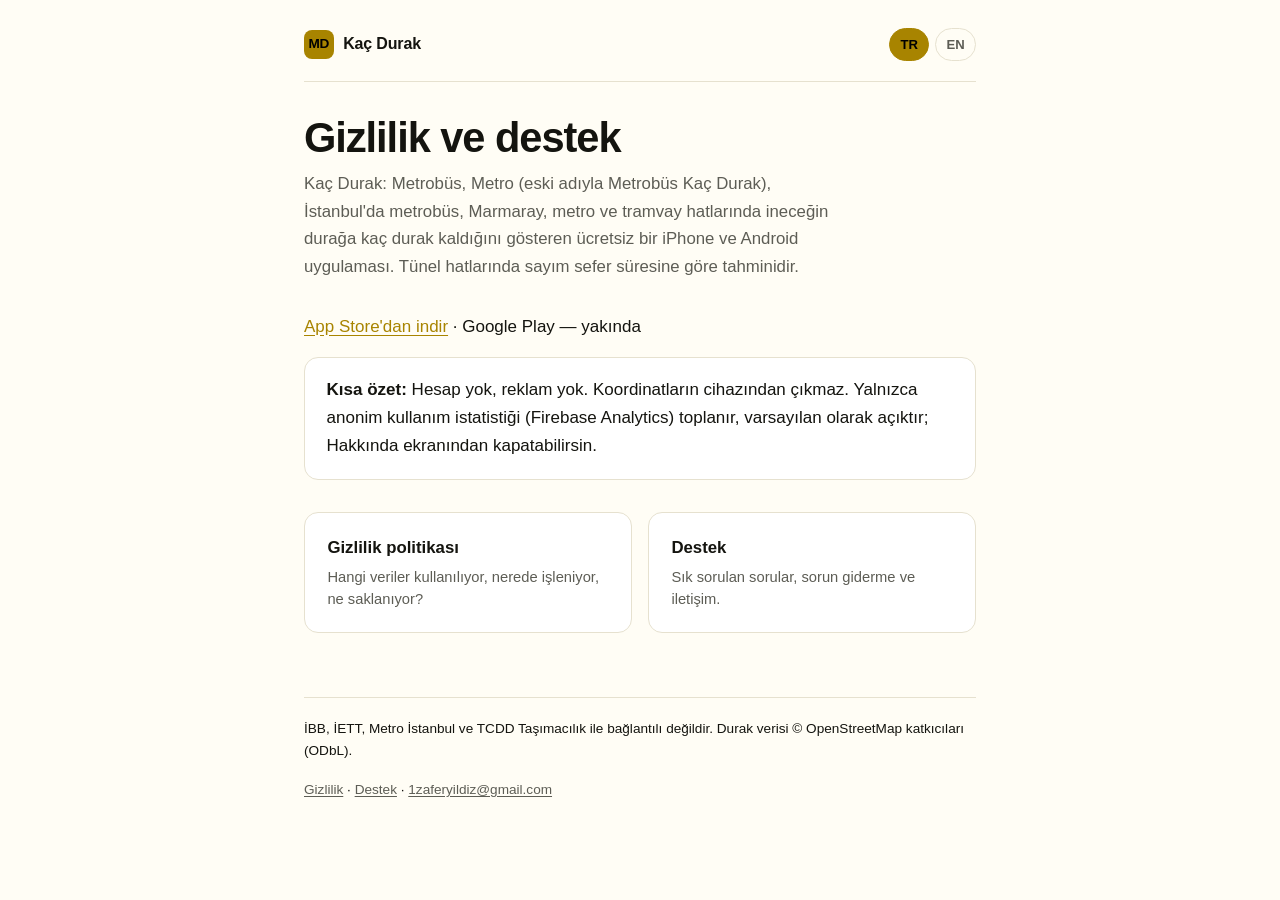
<file: index.html>
<!DOCTYPE html>
<html lang="tr">
  <head>
    <meta charset="utf-8" />
    <meta name="viewport" content="width=device-width, initial-scale=1" />
    <title>Kaç Durak: Metrobüs, Metro — Gizlilik ve Destek</title>
    <meta
      name="description"
      content="Kaç Durak: Metrobüs, Metro uygulamasının gizlilik politikası ve destek sayfası."
    />
    <link rel="stylesheet" href="style.css" />
  </head>
  <body>
    <div class="wrap">
      <header class="top">
        <a class="brand" href="./">
          <span class="mark" aria-hidden="true">MD</span>
          Kaç Durak
        </a>
        <nav class="lang" aria-label="Dil">
          <a href="./" aria-current="true">TR</a>
          <a href="index-en.html">EN</a>
        </nav>
      </header>

      <main>
        <h1>Gizlilik ve destek</h1>
        <p class="lede">
          Kaç Durak: Metrobüs, Metro (eski adıyla Metrobüs Kaç Durak), İstanbul'da
          metrobüs, Marmaray, metro ve tramvay hatlarında ineceğin durağa kaç
          durak kaldığını gösteren ücretsiz bir iPhone ve Android uygulaması.
          Tünel hatlarında sayım sefer süresine göre tahminidir.
        </p>
        <p>
          <a href="https://apps.apple.com/tr/app/id6830721021">App Store'dan indir</a> ·
          Google Play — yakında
        </p>

        <div class="callout">
          <p>
            <strong>Kısa özet:</strong> Hesap yok, reklam yok. Koordinatların
            cihazından çıkmaz. Yalnızca anonim kullanım istatistiği
            (Firebase Analytics) toplanır, varsayılan olarak açıktır; Hakkında
            ekranından kapatabilirsin.
          </p>
        </div>

        <ul class="cards">
          <li>
            <a href="gizlilik.html">
              <span class="t">Gizlilik politikası</span>
              <span class="d"
                >Hangi veriler kullanılıyor, nerede işleniyor, ne
                saklanıyor?</span
              >
            </a>
          </li>
          <li>
            <a href="destek.html">
              <span class="t">Destek</span>
              <span class="d"
                >Sık sorulan sorular, sorun giderme ve iletişim.</span
              >
            </a>
          </li>
        </ul>
      </main>

      <footer>
        <p>
          İBB, İETT, Metro İstanbul ve TCDD Taşımacılık ile bağlantılı değildir.
          Durak verisi © OpenStreetMap katkıcıları (ODbL).
        </p>
        <p>
          <a href="gizlilik.html">Gizlilik</a> ·
          <a href="destek.html">Destek</a> ·
          <a href="mailto:1zaferyildiz@gmail.com">1zaferyildiz@gmail.com</a>
        </p>
      </footer>
    </div>
  </body>
</html>
</file>
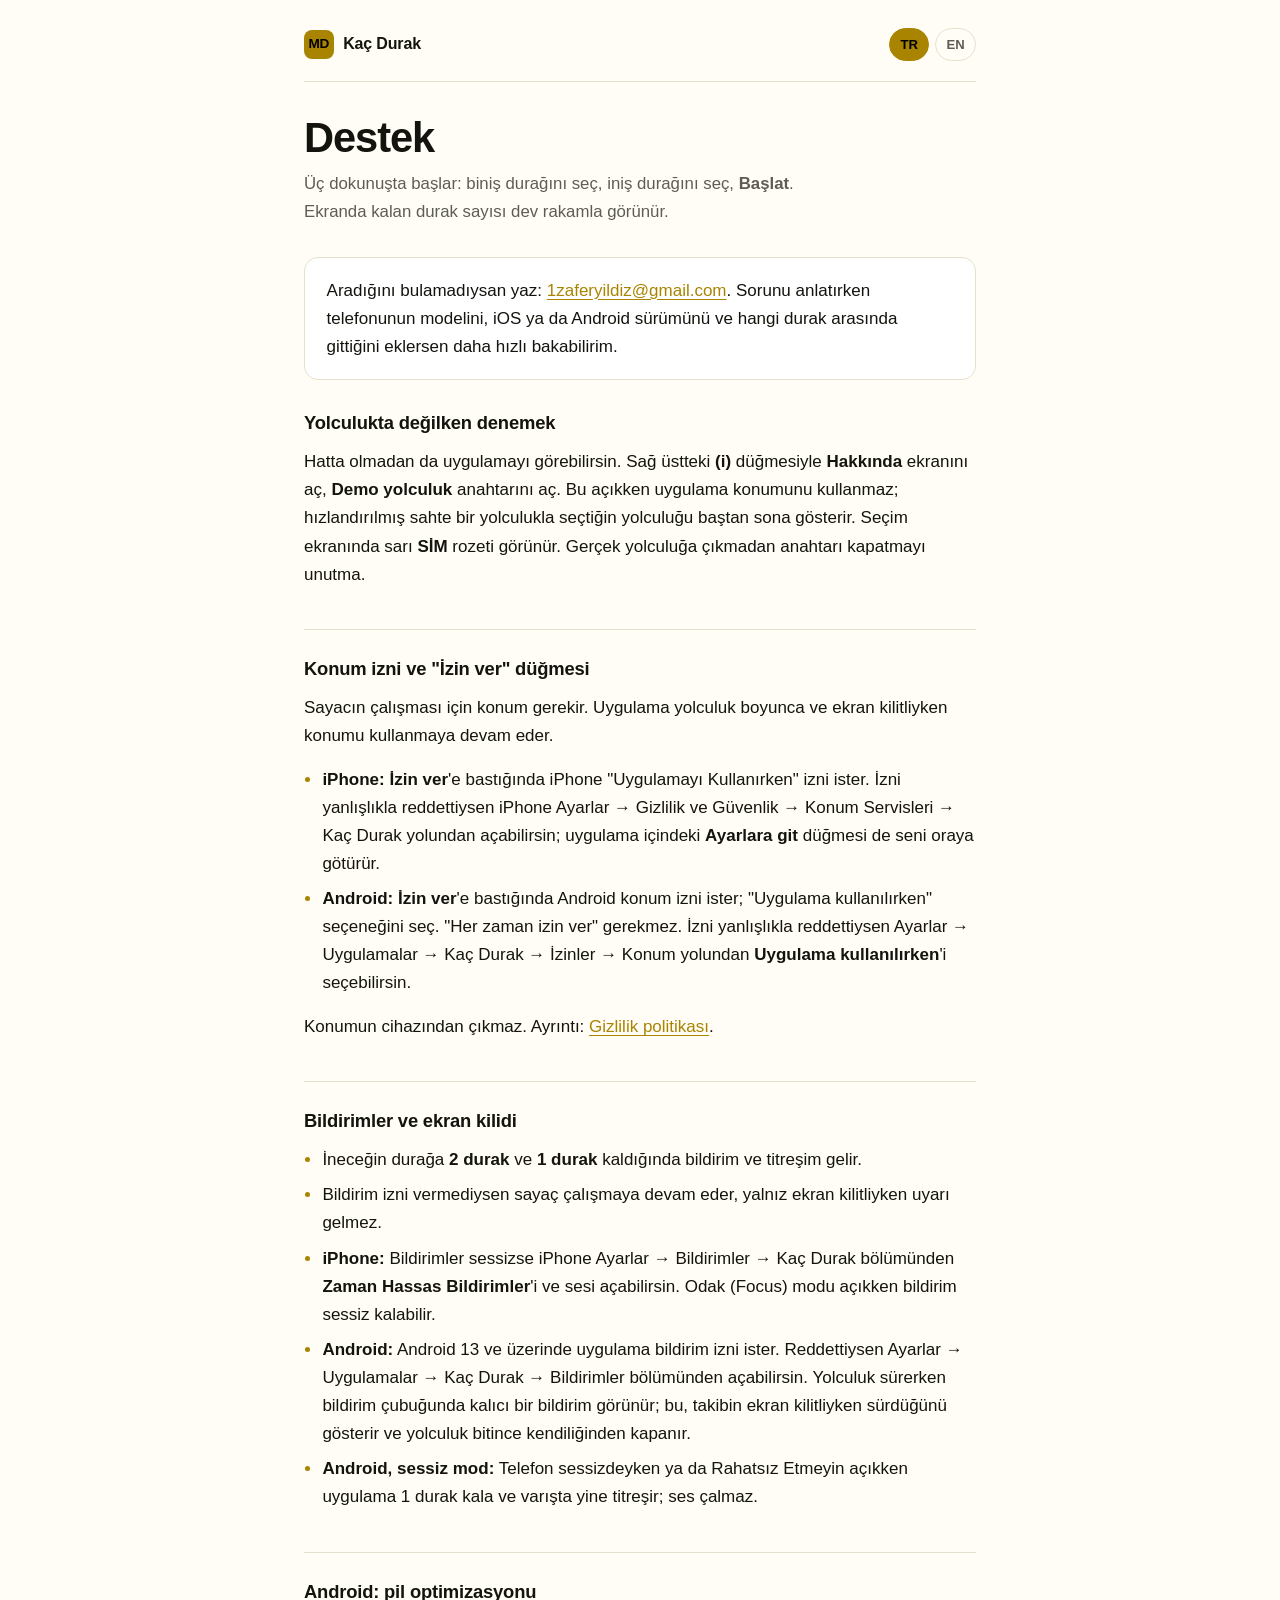
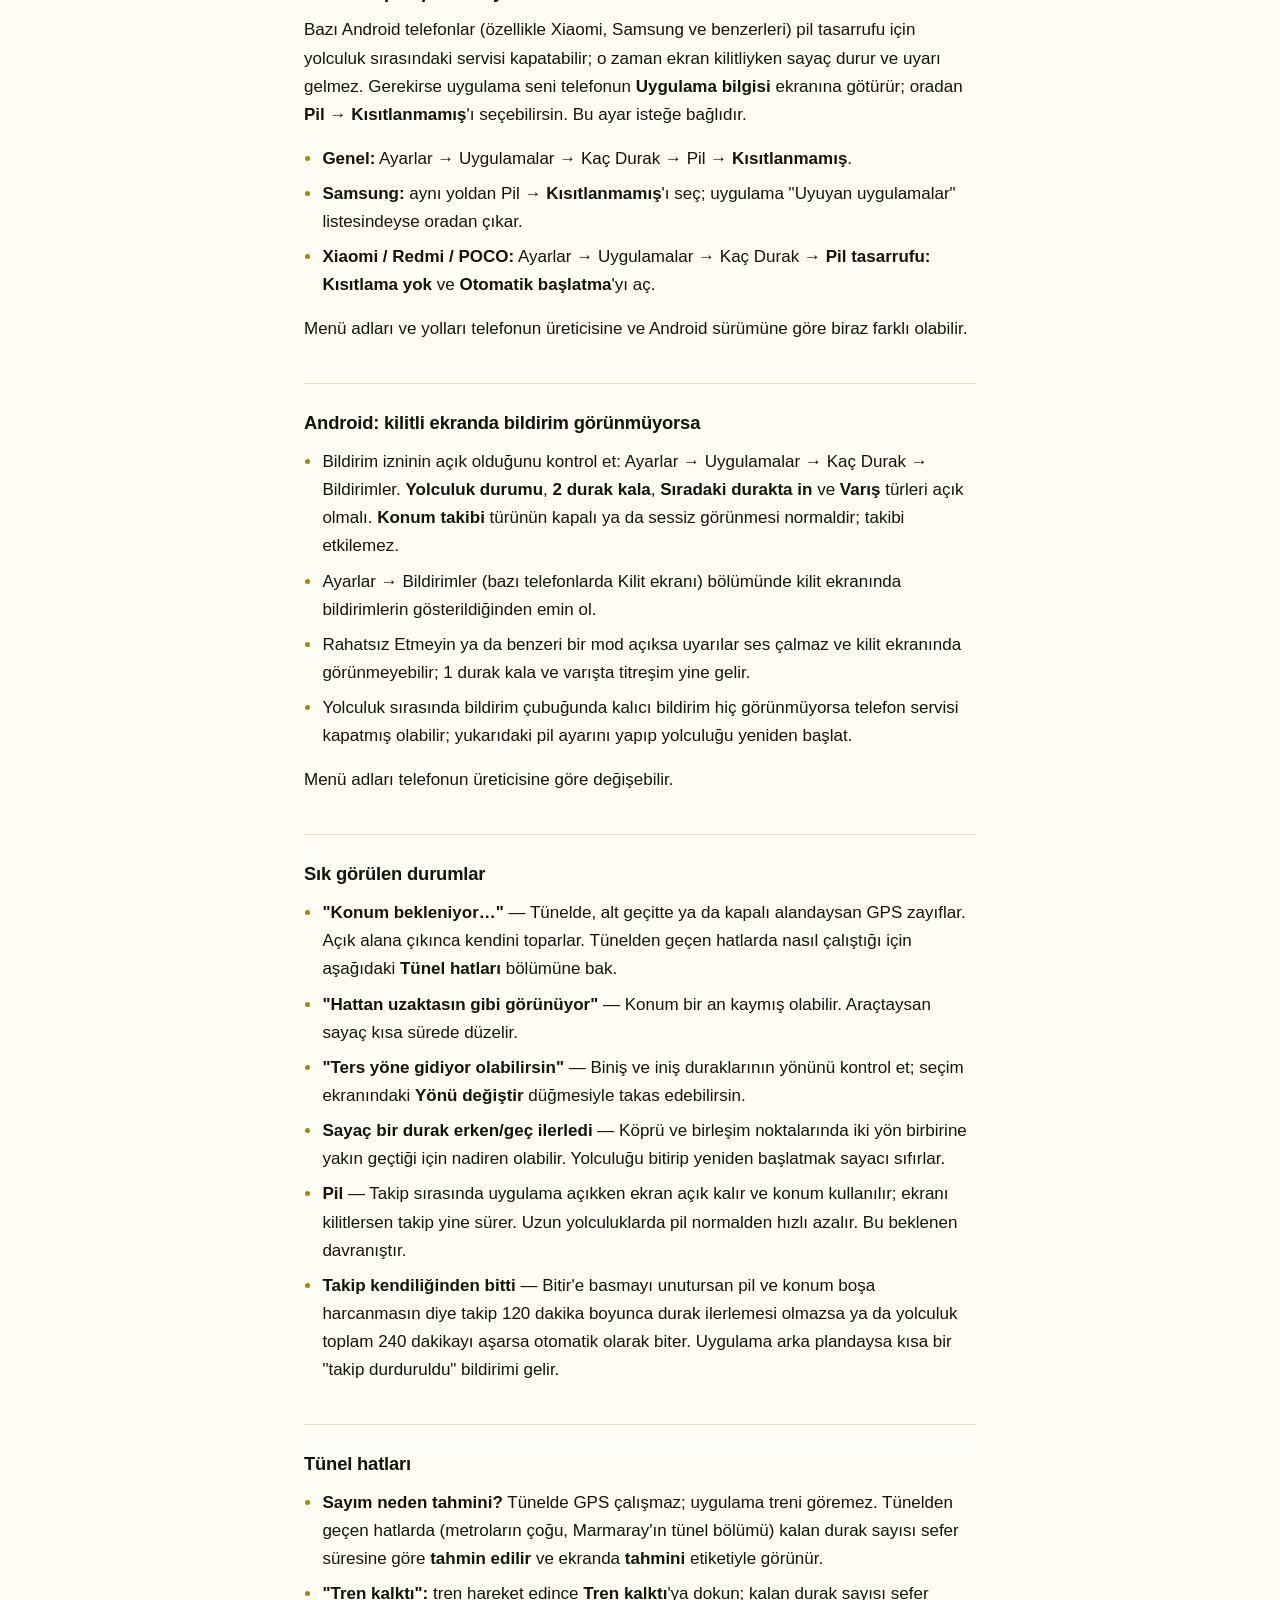
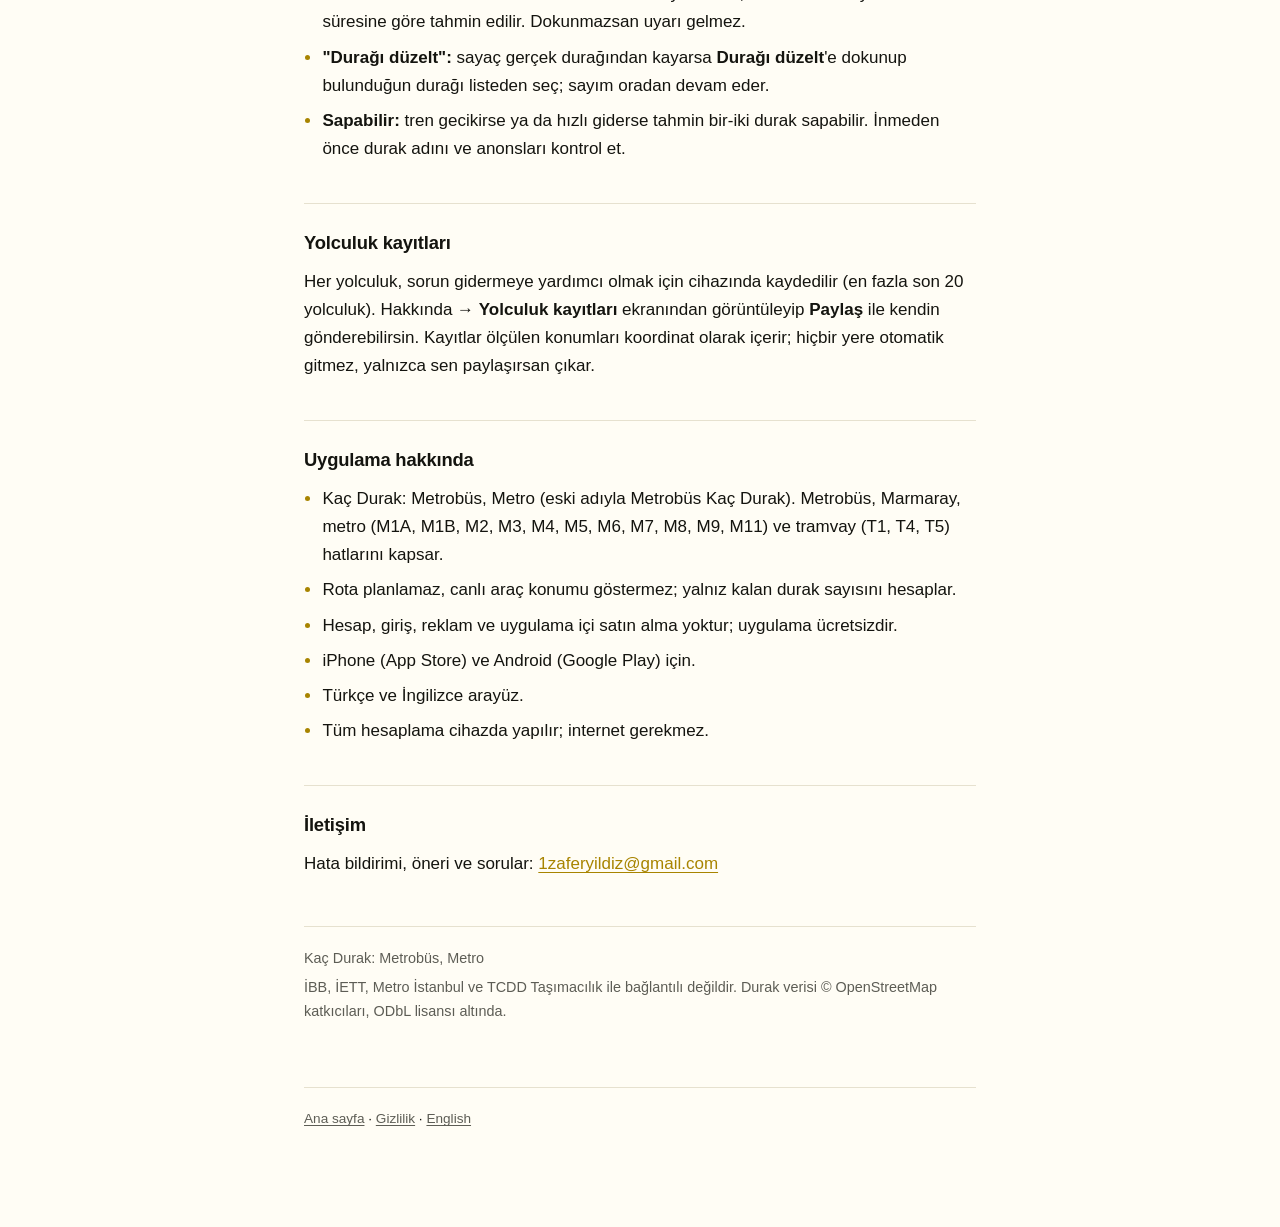
<file: destek.html>
<!DOCTYPE html>
<html lang="tr">
  <head>
    <meta charset="utf-8" />
    <meta name="viewport" content="width=device-width, initial-scale=1" />
    <title>Destek — Kaç Durak: Metrobüs, Metro</title>
    <meta
      name="description"
      content="Kaç Durak: Metrobüs, Metro destek sayfası (iPhone ve Android): kurulum, konum izni, bildirimler, tünel hatları, pil ayarları, sorun giderme ve iletişim."
    />
    <link rel="stylesheet" href="style.css" />
  </head>
  <body>
    <div class="wrap">
      <header class="top">
        <a class="brand" href="./">
          <span class="mark" aria-hidden="true">MD</span>
          Kaç Durak
        </a>
        <nav class="lang" aria-label="Dil">
          <a href="destek.html" aria-current="true">TR</a>
          <a href="support.html">EN</a>
        </nav>
      </header>

      <main>
        <h1>Destek</h1>
        <p class="lede">
          Üç dokunuşta başlar: biniş durağını seç, iniş durağını seç,
          <strong>Başlat</strong>. Ekranda kalan durak sayısı dev rakamla görünür.
        </p>

        <div class="callout">
          <p>
            Aradığını bulamadıysan yaz:
            <a href="mailto:1zaferyildiz@gmail.com">1zaferyildiz@gmail.com</a>.
            Sorunu anlatırken telefonunun modelini, iOS ya da Android sürümünü ve
            hangi durak arasında gittiğini eklersen daha hızlı bakabilirim.
          </p>
        </div>

        <h2>Yolculukta değilken denemek</h2>
        <p>
          Hatta olmadan da uygulamayı görebilirsin. Sağ üstteki <strong>(i)</strong>
          düğmesiyle <strong>Hakkında</strong> ekranını aç, <strong>Demo
          yolculuk</strong> anahtarını aç. Bu açıkken uygulama konumunu kullanmaz;
          hızlandırılmış sahte bir yolculukla seçtiğin yolculuğu baştan sona
          gösterir. Seçim ekranında sarı <strong>SİM</strong> rozeti görünür.
          Gerçek yolculuğa çıkmadan anahtarı kapatmayı unutma.
        </p>

        <h2>Konum izni ve "İzin ver" düğmesi</h2>
        <p>
          Sayacın çalışması için konum gerekir. Uygulama yolculuk boyunca ve
          ekran kilitliyken konumu kullanmaya devam eder.
        </p>
        <ul>
          <li>
            <strong>iPhone:</strong> <strong>İzin ver</strong>'e bastığında
            iPhone "Uygulamayı Kullanırken" izni ister. İzni yanlışlıkla
            reddettiysen iPhone Ayarlar → Gizlilik ve Güvenlik → Konum
            Servisleri → Kaç Durak yolundan açabilirsin; uygulama
            içindeki <strong>Ayarlara git</strong> düğmesi de seni oraya
            götürür.
          </li>
          <li>
            <strong>Android:</strong> <strong>İzin ver</strong>'e bastığında
            Android konum izni ister; "Uygulama kullanılırken" seçeneğini seç.
            "Her zaman izin ver" gerekmez. İzni yanlışlıkla reddettiysen Ayarlar
            → Uygulamalar → Kaç Durak → İzinler → Konum yolundan
            <strong>Uygulama kullanılırken</strong>'i seçebilirsin.
          </li>
        </ul>
        <p>
          Konumun cihazından çıkmaz. Ayrıntı:
          <a href="gizlilik.html">Gizlilik politikası</a>.
        </p>

        <h2>Bildirimler ve ekran kilidi</h2>
        <ul>
          <li>
            İneceğin durağa <strong>2 durak</strong> ve <strong>1 durak</strong>
            kaldığında bildirim ve titreşim gelir.
          </li>
          <li>
            Bildirim izni vermediysen sayaç çalışmaya devam eder, yalnız ekran
            kilitliyken uyarı gelmez.
          </li>
          <li>
            <strong>iPhone:</strong> Bildirimler sessizse iPhone Ayarlar →
            Bildirimler → Kaç Durak bölümünden <strong>Zaman Hassas
            Bildirimler</strong>'i ve sesi açabilirsin. Odak (Focus) modu açıkken
            bildirim sessiz kalabilir.
          </li>
          <li>
            <strong>Android:</strong> Android 13 ve üzerinde uygulama bildirim
            izni ister. Reddettiysen Ayarlar → Uygulamalar → Kaç Durak
            → Bildirimler bölümünden açabilirsin. Yolculuk sürerken bildirim
            çubuğunda kalıcı bir bildirim görünür; bu, takibin ekran kilitliyken
            sürdüğünü gösterir ve yolculuk bitince kendiliğinden kapanır.
          </li>
          <li>
            <strong>Android, sessiz mod:</strong> Telefon sessizdeyken ya da
            Rahatsız Etmeyin açıkken uygulama 1 durak kala ve varışta yine
            titreşir; ses çalmaz.
          </li>
        </ul>

        <h2>Android: pil optimizasyonu</h2>
        <p>
          Bazı Android telefonlar (özellikle Xiaomi, Samsung ve benzerleri) pil
          tasarrufu için yolculuk sırasındaki servisi kapatabilir; o zaman ekran
          kilitliyken sayaç durur ve uyarı gelmez. Gerekirse uygulama seni
          telefonun <strong>Uygulama bilgisi</strong> ekranına götürür; oradan
          <strong>Pil → Kısıtlanmamış</strong>'ı seçebilirsin. Bu ayar isteğe
          bağlıdır.
        </p>
        <ul>
          <li>
            <strong>Genel:</strong> Ayarlar → Uygulamalar → Kaç Durak →
            Pil → <strong>Kısıtlanmamış</strong>.
          </li>
          <li>
            <strong>Samsung:</strong> aynı yoldan Pil → <strong>Kısıtlanmamış</strong>'ı
            seç; uygulama "Uyuyan uygulamalar" listesindeyse oradan çıkar.
          </li>
          <li>
            <strong>Xiaomi / Redmi / POCO:</strong> Ayarlar → Uygulamalar →
            Kaç Durak → <strong>Pil tasarrufu: Kısıtlama yok</strong>
            ve <strong>Otomatik başlatma</strong>'yı aç.
          </li>
        </ul>
        <p>
          Menü adları ve yolları telefonun üreticisine ve Android sürümüne göre
          biraz farklı olabilir.
        </p>

        <h2>Android: kilitli ekranda bildirim görünmüyorsa</h2>
        <ul>
          <li>
            Bildirim izninin açık olduğunu kontrol et: Ayarlar → Uygulamalar →
            Kaç Durak → Bildirimler. <strong>Yolculuk durumu</strong>,
            <strong>2 durak kala</strong>, <strong>Sıradaki durakta in</strong> ve
            <strong>Varış</strong> türleri açık olmalı. <strong>Konum takibi</strong>
            türünün kapalı ya da sessiz görünmesi normaldir; takibi etkilemez.
          </li>
          <li>
            Ayarlar → Bildirimler (bazı telefonlarda Kilit ekranı) bölümünde
            kilit ekranında bildirimlerin gösterildiğinden emin ol.
          </li>
          <li>
            Rahatsız Etmeyin ya da benzeri bir mod açıksa uyarılar ses
            çalmaz ve kilit ekranında görünmeyebilir; 1 durak kala ve varışta
            titreşim yine gelir.
          </li>
          <li>
            Yolculuk sırasında bildirim çubuğunda kalıcı bildirim hiç
            görünmüyorsa telefon servisi kapatmış olabilir; yukarıdaki pil
            ayarını yapıp yolculuğu yeniden başlat.
          </li>
        </ul>
        <p>
          Menü adları telefonun üreticisine göre değişebilir.
        </p>

        <h2>Sık görülen durumlar</h2>
        <ul>
          <li>
            <strong>"Konum bekleniyor…"</strong> — Tünelde, alt geçitte ya da
            kapalı alandaysan GPS zayıflar. Açık alana çıkınca kendini toparlar.
            Tünelden geçen hatlarda nasıl çalıştığı için aşağıdaki
            <strong>Tünel hatları</strong> bölümüne bak.
          </li>
          <li>
            <strong>"Hattan uzaktasın gibi görünüyor"</strong> — Konum bir an
            kaymış olabilir. Araçtaysan sayaç kısa sürede düzelir.
          </li>
          <li>
            <strong>"Ters yöne gidiyor olabilirsin"</strong> — Biniş ve iniş
            duraklarının yönünü kontrol et; seçim ekranındaki
            <strong>Yönü değiştir</strong> düğmesiyle takas edebilirsin.
          </li>
          <li>
            <strong>Sayaç bir durak erken/geç ilerledi</strong> — Köprü ve
            birleşim noktalarında iki yön birbirine yakın geçtiği için nadiren
            olabilir. Yolculuğu bitirip yeniden başlatmak sayacı sıfırlar.
          </li>
          <li>
            <strong>Pil</strong> — Takip sırasında uygulama açıkken ekran açık
            kalır ve konum kullanılır; ekranı kilitlersen takip yine sürer.
            Uzun yolculuklarda pil normalden hızlı azalır. Bu beklenen
            davranıştır.
          </li>
          <li>
            <strong>Takip kendiliğinden bitti</strong> — Bitir'e basmayı unutursan pil ve konum
            boşa harcanmasın diye takip 120 dakika boyunca durak ilerlemesi
            olmazsa ya da yolculuk toplam 240 dakikayı aşarsa otomatik olarak
            biter. Uygulama arka plandaysa kısa bir "takip durduruldu"
            bildirimi gelir.
          </li>
        </ul>

        <h2>Tünel hatları</h2>
        <ul>
          <li>
            <strong>Sayım neden tahmini?</strong> Tünelde GPS çalışmaz; uygulama
            treni göremez. Tünelden geçen hatlarda (metroların çoğu, Marmaray'ın
            tünel bölümü) kalan durak sayısı sefer süresine göre
            <strong>tahmin edilir</strong> ve ekranda <strong>tahmini</strong>
            etiketiyle görünür.
          </li>
          <li>
            <strong>"Tren kalktı":</strong> tren hareket edince
            <strong>Tren kalktı</strong>'ya dokun; kalan durak sayısı sefer süresine
            göre tahmin edilir. Dokunmazsan uyarı gelmez.
          </li>
          <li>
            <strong>"Durağı düzelt":</strong> sayaç gerçek durağından kayarsa
            <strong>Durağı düzelt</strong>'e dokunup bulunduğun durağı listeden
            seç; sayım oradan devam eder.
          </li>
          <li>
            <strong>Sapabilir:</strong> tren gecikirse ya da hızlı giderse
            tahmin bir-iki durak sapabilir. İnmeden önce durak adını ve
            anonsları kontrol et.
          </li>
        </ul>

        <h2>Yolculuk kayıtları</h2>
        <p>
          Her yolculuk, sorun gidermeye yardımcı olmak için cihazında kaydedilir
          (en fazla son 20 yolculuk). Hakkında → <strong>Yolculuk kayıtları</strong>
          ekranından görüntüleyip <strong>Paylaş</strong> ile kendin
          gönderebilirsin. Kayıtlar ölçülen konumları koordinat olarak içerir;
          hiçbir yere otomatik gitmez, yalnızca sen paylaşırsan çıkar.
        </p>

        <h2>Uygulama hakkında</h2>
        <ul>
          <li>
            Kaç Durak: Metrobüs, Metro (eski adıyla Metrobüs Kaç Durak). Metrobüs,
            Marmaray, metro (M1A, M1B, M2, M3, M4, M5, M6, M7, M8, M9, M11) ve
            tramvay (T1, T4, T5) hatlarını kapsar.
          </li>
          <li>Rota planlamaz, canlı araç konumu göstermez; yalnız kalan durak sayısını hesaplar.</li>
          <li>Hesap, giriş, reklam ve uygulama içi satın alma yoktur; uygulama ücretsizdir.</li>
          <li>iPhone (App Store) ve Android (Google Play) için.</li>
          <li>Türkçe ve İngilizce arayüz.</li>
          <li>Tüm hesaplama cihazda yapılır; internet gerekmez.</li>
        </ul>

        <h2>İletişim</h2>
        <p>
          Hata bildirimi, öneri ve sorular:
          <a href="mailto:1zaferyildiz@gmail.com">1zaferyildiz@gmail.com</a>
        </p>

        <div class="meta">
          <p>Kaç Durak: Metrobüs, Metro</p>
          <p>
            İBB, İETT, Metro İstanbul ve TCDD Taşımacılık ile bağlantılı
            değildir. Durak verisi © OpenStreetMap katkıcıları, ODbL lisansı
            altında.
          </p>
        </div>
      </main>

      <footer>
        <p>
          <a href="./">Ana sayfa</a> · <a href="gizlilik.html">Gizlilik</a> ·
          <a href="support.html">English</a>
        </p>
      </footer>
    </div>
  </body>
</html>
</file>
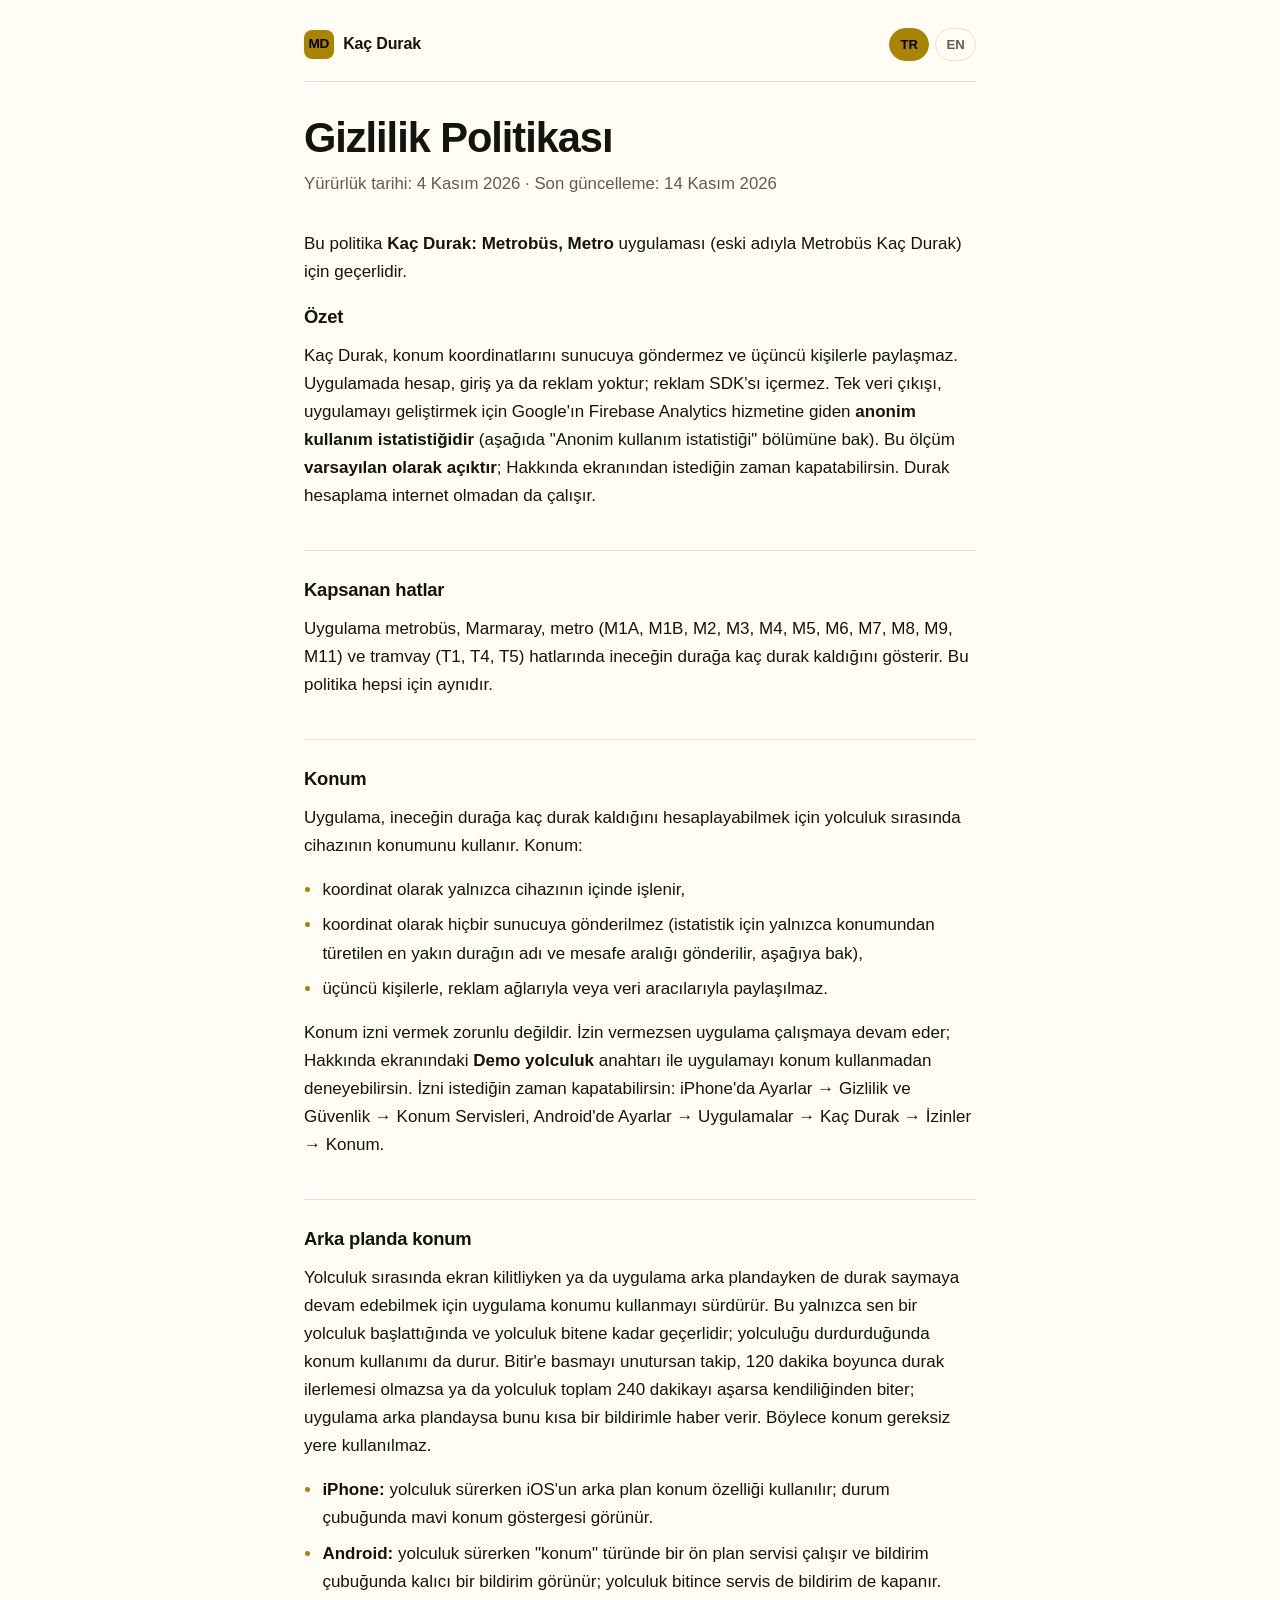
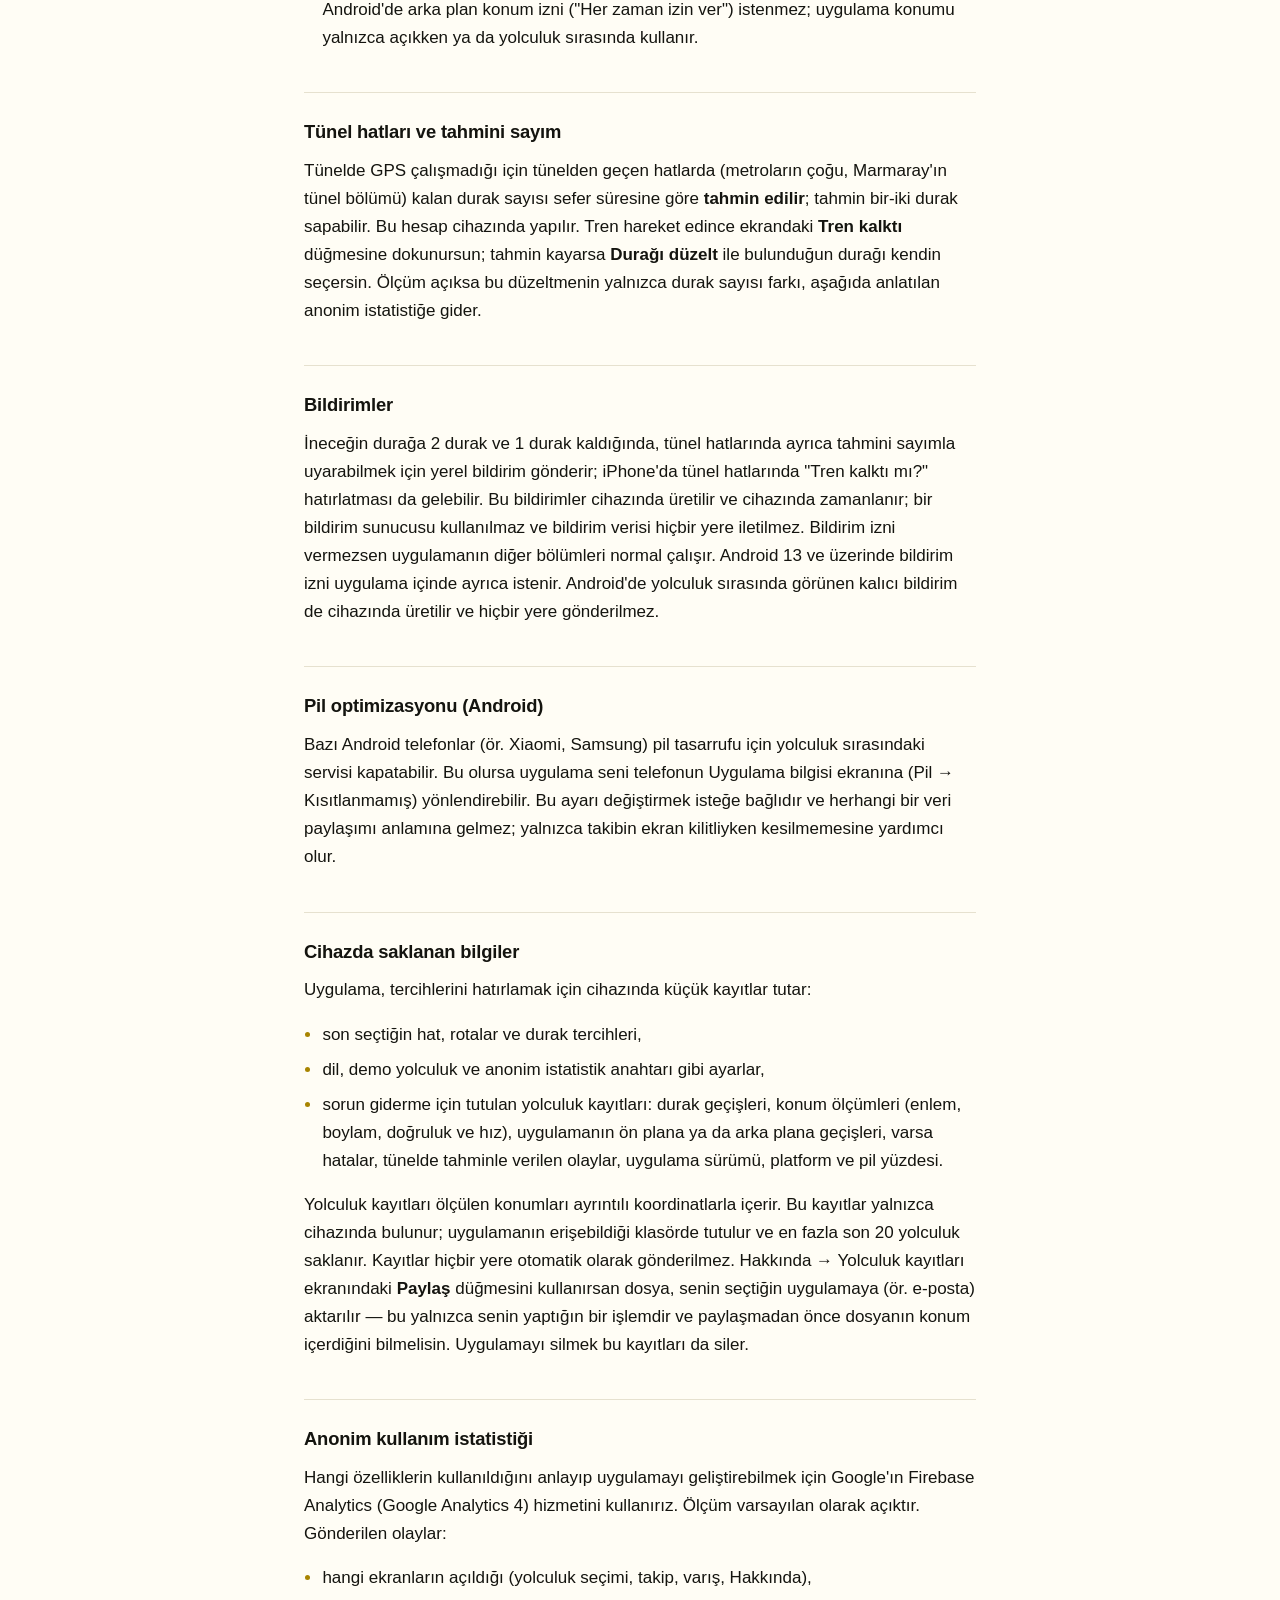
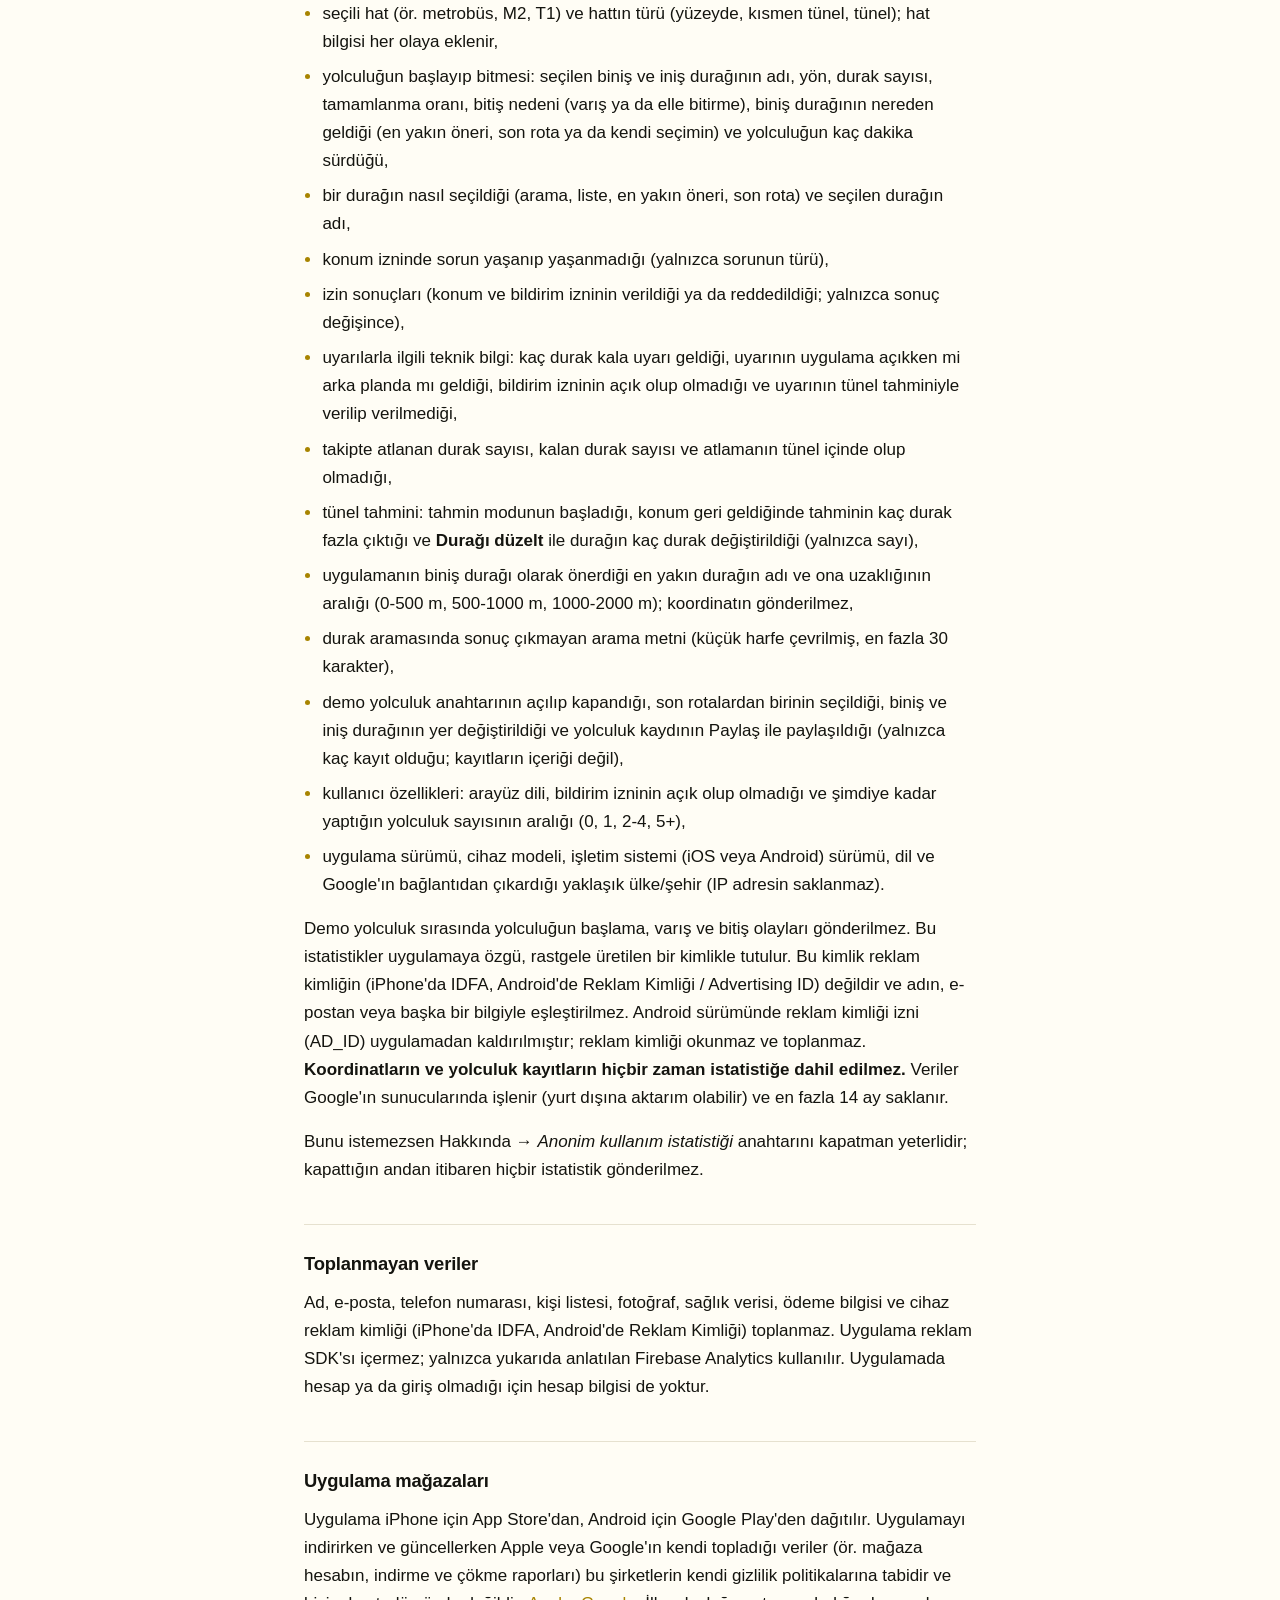
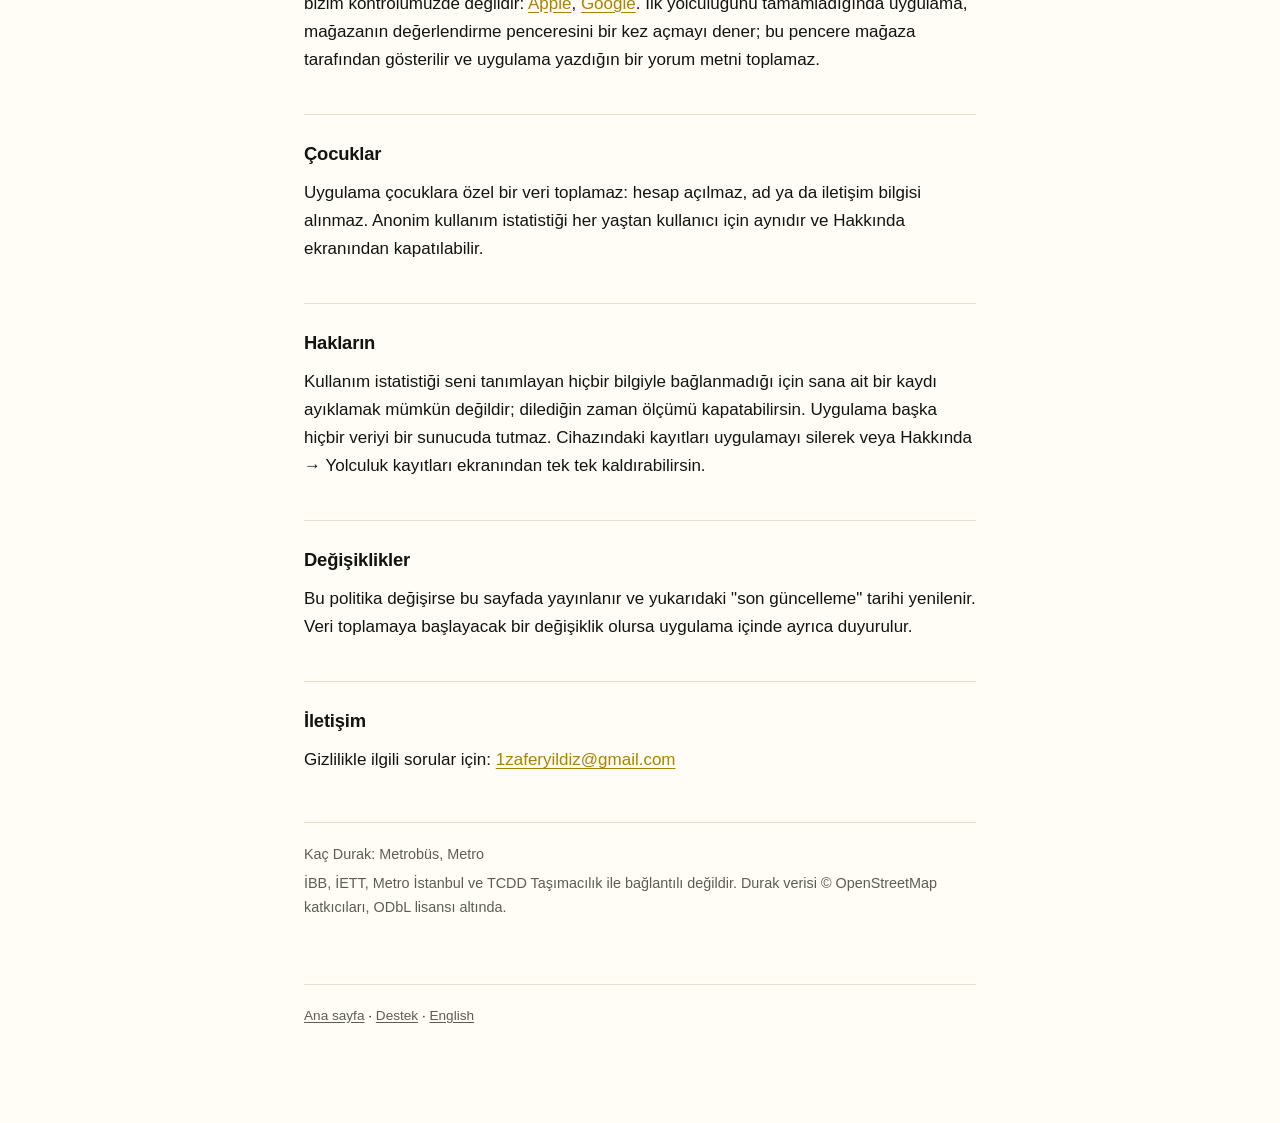
<file: gizlilik.html>
<!DOCTYPE html>
<html lang="tr">
  <head>
    <meta charset="utf-8" />
    <meta name="viewport" content="width=device-width, initial-scale=1" />
    <title>Gizlilik Politikası — Kaç Durak: Metrobüs, Metro</title>
    <meta
      name="description"
      content="Kaç Durak: Metrobüs, Metro gizlilik politikası: koordinatlar yalnızca cihazda işlenir; anonim kullanım istatistiği (Firebase Analytics) toplanır ve kapatılabilir."
    />
    <link rel="stylesheet" href="style.css" />
  </head>
  <body>
    <div class="wrap">
      <header class="top">
        <a class="brand" href="./">
          <span class="mark" aria-hidden="true">MD</span>
          Kaç Durak
        </a>
        <nav class="lang" aria-label="Dil">
          <a href="gizlilik.html" aria-current="true">TR</a>
          <a href="privacy.html">EN</a>
        </nav>
      </header>

      <main>
        <h1>Gizlilik Politikası</h1>
        <p class="lede">
          Yürürlük tarihi: 4 Kasım 2026 · Son güncelleme: 14 Kasım 2026
        </p>
        <p>
          Bu politika <strong>Kaç Durak: Metrobüs, Metro</strong> uygulaması
          (eski adıyla Metrobüs Kaç Durak) için geçerlidir.
        </p>

        <h2>Özet</h2>
        <p>
          Kaç Durak, konum koordinatlarını sunucuya göndermez ve üçüncü
          kişilerle paylaşmaz. Uygulamada hesap, giriş ya da reklam yoktur;
          reklam SDK'sı içermez. Tek veri çıkışı, uygulamayı geliştirmek için
          Google'ın Firebase Analytics hizmetine giden
          <strong>anonim kullanım istatistiğidir</strong> (aşağıda "Anonim
          kullanım istatistiği" bölümüne bak). Bu ölçüm
          <strong>varsayılan olarak açıktır</strong>; Hakkında ekranından
          istediğin zaman kapatabilirsin. Durak hesaplama internet olmadan da
          çalışır.
        </p>

        <h2>Kapsanan hatlar</h2>
        <p>
          Uygulama metrobüs, Marmaray, metro (M1A, M1B, M2, M3, M4, M5, M6, M7,
          M8, M9, M11) ve tramvay (T1, T4, T5) hatlarında ineceğin durağa kaç
          durak kaldığını gösterir. Bu politika hepsi için aynıdır.
        </p>

        <h2>Konum</h2>
        <p>
          Uygulama, ineceğin durağa kaç durak kaldığını hesaplayabilmek için
          yolculuk sırasında cihazının konumunu kullanır. Konum:
        </p>
        <ul>
          <li>koordinat olarak yalnızca cihazının içinde işlenir,</li>
          <li>
            koordinat olarak hiçbir sunucuya gönderilmez (istatistik için
            yalnızca konumundan türetilen en yakın durağın adı ve mesafe aralığı
            gönderilir, aşağıya bak),
          </li>
          <li>üçüncü kişilerle, reklam ağlarıyla veya veri aracılarıyla paylaşılmaz.</li>
        </ul>
        <p>
          Konum izni vermek zorunlu değildir. İzin vermezsen uygulama çalışmaya
          devam eder; Hakkında ekranındaki <strong>Demo yolculuk</strong> anahtarı
          ile uygulamayı konum kullanmadan deneyebilirsin. İzni istediğin zaman
          kapatabilirsin: iPhone'da Ayarlar → Gizlilik ve Güvenlik → Konum
          Servisleri, Android'de Ayarlar → Uygulamalar → Kaç Durak → İzinler →
          Konum.
        </p>

        <h2>Arka planda konum</h2>
        <p>
          Yolculuk sırasında ekran kilitliyken ya da uygulama arka plandayken de
          durak saymaya devam edebilmek için uygulama konumu kullanmayı sürdürür.
          Bu yalnızca sen bir yolculuk başlattığında ve yolculuk bitene kadar
          geçerlidir; yolculuğu durdurduğunda konum kullanımı da durur. Bitir'e
          basmayı unutursan takip, 120 dakika boyunca durak ilerlemesi olmazsa ya
          da yolculuk toplam 240 dakikayı aşarsa kendiliğinden biter; uygulama
          arka plandaysa bunu kısa bir bildirimle haber verir. Böylece konum
          gereksiz yere kullanılmaz.
        </p>
        <ul>
          <li>
            <strong>iPhone:</strong> yolculuk sürerken iOS'un arka plan konum
            özelliği kullanılır; durum çubuğunda mavi konum göstergesi görünür.
          </li>
          <li>
            <strong>Android:</strong> yolculuk sürerken "konum" türünde bir ön
            plan servisi çalışır ve bildirim çubuğunda kalıcı bir bildirim
            görünür; yolculuk bitince servis de bildirim de kapanır. Android'de
            arka plan konum izni ("Her zaman izin ver") istenmez; uygulama
            konumu yalnızca açıkken ya da yolculuk sırasında kullanır.
          </li>
        </ul>

        <h2>Tünel hatları ve tahmini sayım</h2>
        <p>
          Tünelde GPS çalışmadığı için tünelden geçen hatlarda (metroların
          çoğu, Marmaray'ın tünel bölümü) kalan durak sayısı sefer süresine göre
          <strong>tahmin edilir</strong>; tahmin bir-iki durak sapabilir. Bu
          hesap cihazında yapılır. Tren hareket edince ekrandaki
          <strong>Tren kalktı</strong> düğmesine dokunursun; tahmin kayarsa
          <strong>Durağı düzelt</strong> ile bulunduğun durağı kendin seçersin.
          Ölçüm açıksa bu düzeltmenin yalnızca durak sayısı farkı, aşağıda
          anlatılan anonim istatistiğe gider.
        </p>

        <h2>Bildirimler</h2>
        <p>
          İneceğin durağa 2 durak ve 1 durak kaldığında, tünel hatlarında ayrıca
          tahmini sayımla uyarabilmek için yerel bildirim gönderir; iPhone'da
          tünel hatlarında "Tren kalktı mı?" hatırlatması da gelebilir. Bu
          bildirimler cihazında üretilir ve cihazında zamanlanır; bir bildirim
          sunucusu kullanılmaz ve bildirim verisi hiçbir yere iletilmez.
          Bildirim izni vermezsen uygulamanın diğer bölümleri normal çalışır.
          Android 13 ve üzerinde bildirim izni uygulama içinde ayrıca istenir.
          Android'de yolculuk sırasında görünen kalıcı bildirim de cihazında
          üretilir ve hiçbir yere gönderilmez.
        </p>

        <h2>Pil optimizasyonu (Android)</h2>
        <p>
          Bazı Android telefonlar (ör. Xiaomi, Samsung) pil tasarrufu için
          yolculuk sırasındaki servisi kapatabilir. Bu olursa uygulama seni
          telefonun Uygulama bilgisi ekranına (Pil → Kısıtlanmamış)
          yönlendirebilir. Bu ayarı değiştirmek isteğe
          bağlıdır ve herhangi bir veri paylaşımı anlamına gelmez; yalnızca
          takibin ekran kilitliyken kesilmemesine yardımcı olur.
        </p>

        <h2>Cihazda saklanan bilgiler</h2>
        <p>
          Uygulama, tercihlerini hatırlamak için cihazında küçük kayıtlar tutar:
        </p>
        <ul>
          <li>son seçtiğin hat, rotalar ve durak tercihleri,</li>
          <li>dil, demo yolculuk ve anonim istatistik anahtarı gibi ayarlar,</li>
          <li>
            sorun giderme için tutulan yolculuk kayıtları: durak geçişleri,
            konum ölçümleri (enlem, boylam, doğruluk ve hız), uygulamanın ön
            plana ya da arka plana geçişleri, varsa hatalar, tünelde tahminle
            verilen olaylar, uygulama sürümü, platform ve pil yüzdesi.
          </li>
        </ul>
        <p>
          Yolculuk kayıtları ölçülen konumları ayrıntılı koordinatlarla içerir.
          Bu kayıtlar yalnızca cihazında bulunur; uygulamanın erişebildiği
          klasörde tutulur ve en fazla son 20 yolculuk saklanır. Kayıtlar
          hiçbir yere otomatik olarak gönderilmez. Hakkında → Yolculuk kayıtları
          ekranındaki <strong>Paylaş</strong> düğmesini kullanırsan dosya, senin
          seçtiğin uygulamaya (ör. e-posta) aktarılır — bu yalnızca senin
          yaptığın bir işlemdir ve paylaşmadan önce dosyanın konum içerdiğini
          bilmelisin. Uygulamayı silmek bu kayıtları da siler.
        </p>

        <h2>Anonim kullanım istatistiği</h2>
        <p>
          Hangi özelliklerin kullanıldığını anlayıp uygulamayı geliştirebilmek
          için Google'ın Firebase Analytics (Google Analytics 4) hizmetini
          kullanırız. Ölçüm varsayılan olarak açıktır. Gönderilen olaylar:
        </p>
        <ul>
          <li>
            hangi ekranların açıldığı (yolculuk seçimi, takip, varış, Hakkında),
          </li>
          <li>
            seçili hat (ör. metrobüs, M2, T1) ve hattın türü (yüzeyde, kısmen
            tünel, tünel); hat bilgisi her olaya eklenir,
          </li>
          <li>
            yolculuğun başlayıp bitmesi: seçilen biniş ve iniş durağının adı,
            yön, durak sayısı, tamamlanma oranı, bitiş nedeni (varış ya da elle
            bitirme), biniş durağının nereden geldiği (en yakın öneri, son rota
            ya da kendi seçimin) ve yolculuğun kaç dakika sürdüğü,
          </li>
          <li>
            bir durağın nasıl seçildiği (arama, liste, en yakın öneri, son rota)
            ve seçilen durağın adı,
          </li>
          <li>konum izninde sorun yaşanıp yaşanmadığı (yalnızca sorunun türü),</li>
          <li>
            izin sonuçları (konum ve bildirim izninin verildiği ya da
            reddedildiği; yalnızca sonuç değişince),
          </li>
          <li>
            uyarılarla ilgili teknik bilgi: kaç durak kala uyarı geldiği,
            uyarının uygulama açıkken mi arka planda mı geldiği, bildirim izninin
            açık olup olmadığı ve uyarının tünel tahminiyle verilip verilmediği,
          </li>
          <li>
            takipte atlanan durak sayısı, kalan durak sayısı ve atlamanın tünel
            içinde olup olmadığı,
          </li>
          <li>
            tünel tahmini: tahmin modunun başladığı, konum geri geldiğinde
            tahminin kaç durak fazla çıktığı ve <strong>Durağı düzelt</strong> ile
            durağın kaç durak değiştirildiği (yalnızca sayı),
          </li>
          <li>
            uygulamanın biniş durağı olarak önerdiği en yakın durağın adı ve ona
            uzaklığının aralığı (0-500 m, 500-1000 m, 1000-2000 m); koordinatın
            gönderilmez,
          </li>
          <li>
            durak aramasında sonuç çıkmayan arama metni (küçük harfe çevrilmiş,
            en fazla 30 karakter),
          </li>
          <li>
            demo yolculuk anahtarının açılıp kapandığı, son rotalardan birinin
            seçildiği, biniş ve iniş durağının yer değiştirildiği ve yolculuk
            kaydının Paylaş ile paylaşıldığı (yalnızca kaç kayıt olduğu; kayıtların
            içeriği değil),
          </li>
          <li>
            kullanıcı özellikleri: arayüz dili, bildirim izninin açık olup
            olmadığı ve şimdiye kadar yaptığın yolculuk sayısının aralığı (0, 1,
            2-4, 5+),
          </li>
          <li>
            uygulama sürümü, cihaz modeli, işletim sistemi (iOS veya Android)
            sürümü, dil ve Google'ın bağlantıdan çıkardığı yaklaşık ülke/şehir
            (IP adresin saklanmaz).
          </li>
        </ul>
        <p>
          Demo yolculuk sırasında yolculuğun başlama, varış ve bitiş olayları
          gönderilmez. Bu istatistikler uygulamaya özgü, rastgele üretilen bir
          kimlikle tutulur. Bu kimlik reklam kimliğin (iPhone'da IDFA, Android'de
          Reklam Kimliği / Advertising ID) değildir ve adın, e-postan veya başka
          bir bilgiyle eşleştirilmez. Android sürümünde reklam kimliği izni
          (AD_ID) uygulamadan kaldırılmıştır; reklam kimliği okunmaz ve toplanmaz.
          <strong>Koordinatların ve yolculuk kayıtların hiçbir zaman istatistiğe
          dahil edilmez.</strong> Veriler Google'ın sunucularında işlenir (yurt
          dışına aktarım olabilir) ve en fazla 14 ay saklanır.
        </p>
        <p>
          Bunu istemezsen Hakkında → <em>Anonim kullanım istatistiği</em>
          anahtarını kapatman yeterlidir; kapattığın andan itibaren hiçbir
          istatistik gönderilmez.
        </p>

        <h2>Toplanmayan veriler</h2>
        <p>
          Ad, e-posta, telefon numarası, kişi listesi, fotoğraf, sağlık verisi,
          ödeme bilgisi ve cihaz reklam kimliği (iPhone'da IDFA, Android'de
          Reklam Kimliği) toplanmaz. Uygulama
          reklam SDK'sı içermez; yalnızca yukarıda anlatılan Firebase Analytics
          kullanılır. Uygulamada hesap ya da giriş olmadığı için hesap bilgisi
          de yoktur.
        </p>

        <h2>Uygulama mağazaları</h2>
        <p>
          Uygulama iPhone için App Store'dan, Android için Google Play'den
          dağıtılır. Uygulamayı indirirken ve güncellerken Apple veya Google'ın
          kendi topladığı veriler (ör. mağaza hesabın, indirme ve çökme
          raporları) bu şirketlerin kendi gizlilik politikalarına tabidir ve
          bizim kontrolümüzde değildir:
          <a href="https://www.apple.com/legal/privacy/">Apple</a>,
          <a href="https://policies.google.com/privacy">Google</a>. İlk
          yolculuğunu tamamladığında uygulama, mağazanın değerlendirme
          penceresini bir kez açmayı dener; bu pencere mağaza tarafından
          gösterilir ve uygulama yazdığın bir yorum metni toplamaz.
        </p>

        <h2>Çocuklar</h2>
        <p>
          Uygulama çocuklara özel bir veri toplamaz: hesap açılmaz, ad ya da
          iletişim bilgisi alınmaz. Anonim kullanım istatistiği her yaştan
          kullanıcı için aynıdır ve Hakkında ekranından kapatılabilir.
        </p>

        <h2>Hakların</h2>
        <p>
          Kullanım istatistiği seni tanımlayan hiçbir bilgiyle bağlanmadığı için
          sana ait bir kaydı ayıklamak mümkün değildir; dilediğin zaman
          ölçümü kapatabilirsin. Uygulama başka hiçbir veriyi bir sunucuda
          tutmaz.
          Cihazındaki kayıtları uygulamayı silerek veya Hakkında → Yolculuk
          kayıtları ekranından tek tek kaldırabilirsin.
        </p>

        <h2>Değişiklikler</h2>
        <p>
          Bu politika değişirse bu sayfada yayınlanır ve yukarıdaki "son
          güncelleme" tarihi yenilenir. Veri toplamaya başlayacak bir değişiklik
          olursa uygulama içinde ayrıca duyurulur.
        </p>

        <h2>İletişim</h2>
        <p>
          Gizlilikle ilgili sorular için:
          <a href="mailto:1zaferyildiz@gmail.com">1zaferyildiz@gmail.com</a>
        </p>

        <div class="meta">
          <p>Kaç Durak: Metrobüs, Metro</p>
          <p>
            İBB, İETT, Metro İstanbul ve TCDD Taşımacılık ile bağlantılı
            değildir. Durak verisi © OpenStreetMap katkıcıları, ODbL lisansı
            altında.
          </p>
        </div>
      </main>

      <footer>
        <p>
          <a href="./">Ana sayfa</a> · <a href="destek.html">Destek</a> ·
          <a href="privacy.html">English</a>
        </p>
      </footer>
    </div>
  </body>
</html>
</file>
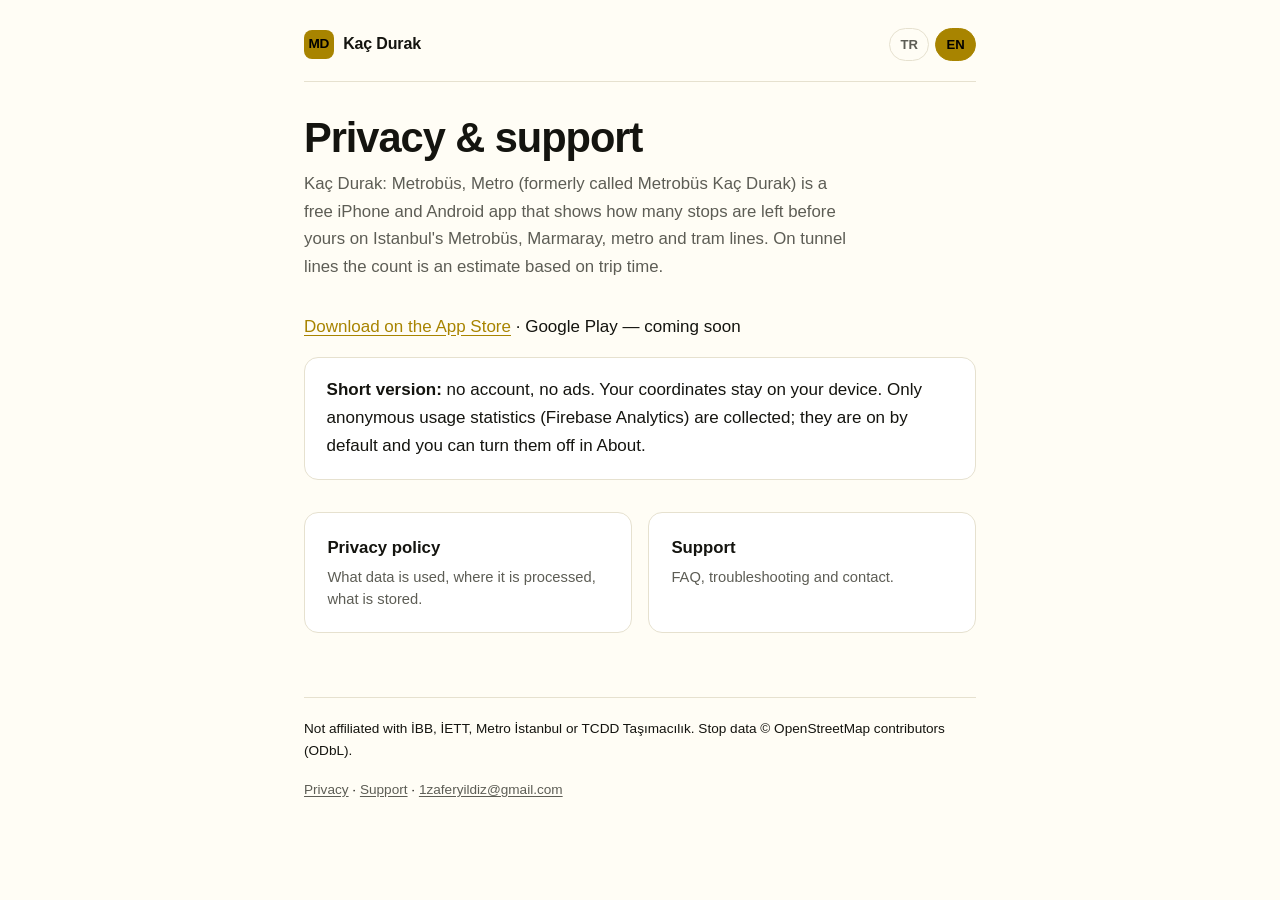
<file: index-en.html>
<!DOCTYPE html>
<html lang="en">
  <head>
    <meta charset="utf-8" />
    <meta name="viewport" content="width=device-width, initial-scale=1" />
    <title>Kaç Durak: Metrobüs, Metro — Privacy &amp; Support</title>
    <meta
      name="description"
      content="Privacy policy and support pages for the Kaç Durak: Metrobüs, Metro app for iPhone and Android."
    />
    <link rel="stylesheet" href="style.css" />
  </head>
  <body>
    <div class="wrap">
      <header class="top">
        <a class="brand" href="index-en.html">
          <span class="mark" aria-hidden="true">MD</span>
          Kaç Durak
        </a>
        <nav class="lang" aria-label="Language">
          <a href="./">TR</a>
          <a href="index-en.html" aria-current="true">EN</a>
        </nav>
      </header>

      <main>
        <h1>Privacy &amp; support</h1>
        <p class="lede">
          Kaç Durak: Metrobüs, Metro (formerly called Metrobüs Kaç Durak) is a
          free iPhone and Android app that shows how many stops are left before
          yours on Istanbul's Metrobüs, Marmaray, metro and tram lines. On
          tunnel lines the count is an estimate based on trip time.
        </p>
        <p>
          <a href="https://apps.apple.com/tr/app/id6830721021">Download on the App Store</a> ·
          Google Play — coming soon
        </p>

        <div class="callout">
          <p>
            <strong>Short version:</strong> no account, no ads. Your
            coordinates stay on your device. Only anonymous usage statistics
            (Firebase Analytics) are collected; they are on by default and you
            can turn them off in About.
          </p>
        </div>

        <ul class="cards">
          <li>
            <a href="privacy.html">
              <span class="t">Privacy policy</span>
              <span class="d"
                >What data is used, where it is processed, what is stored.</span
              >
            </a>
          </li>
          <li>
            <a href="support.html">
              <span class="t">Support</span>
              <span class="d">FAQ, troubleshooting and contact.</span>
            </a>
          </li>
        </ul>
      </main>

      <footer>
        <p>
          Not affiliated with İBB, İETT, Metro İstanbul or TCDD Taşımacılık. Stop
          data © OpenStreetMap contributors (ODbL).
        </p>
        <p>
          <a href="privacy.html">Privacy</a> ·
          <a href="support.html">Support</a> ·
          <a href="mailto:1zaferyildiz@gmail.com">1zaferyildiz@gmail.com</a>
        </p>
      </footer>
    </div>
  </body>
</html>
</file>
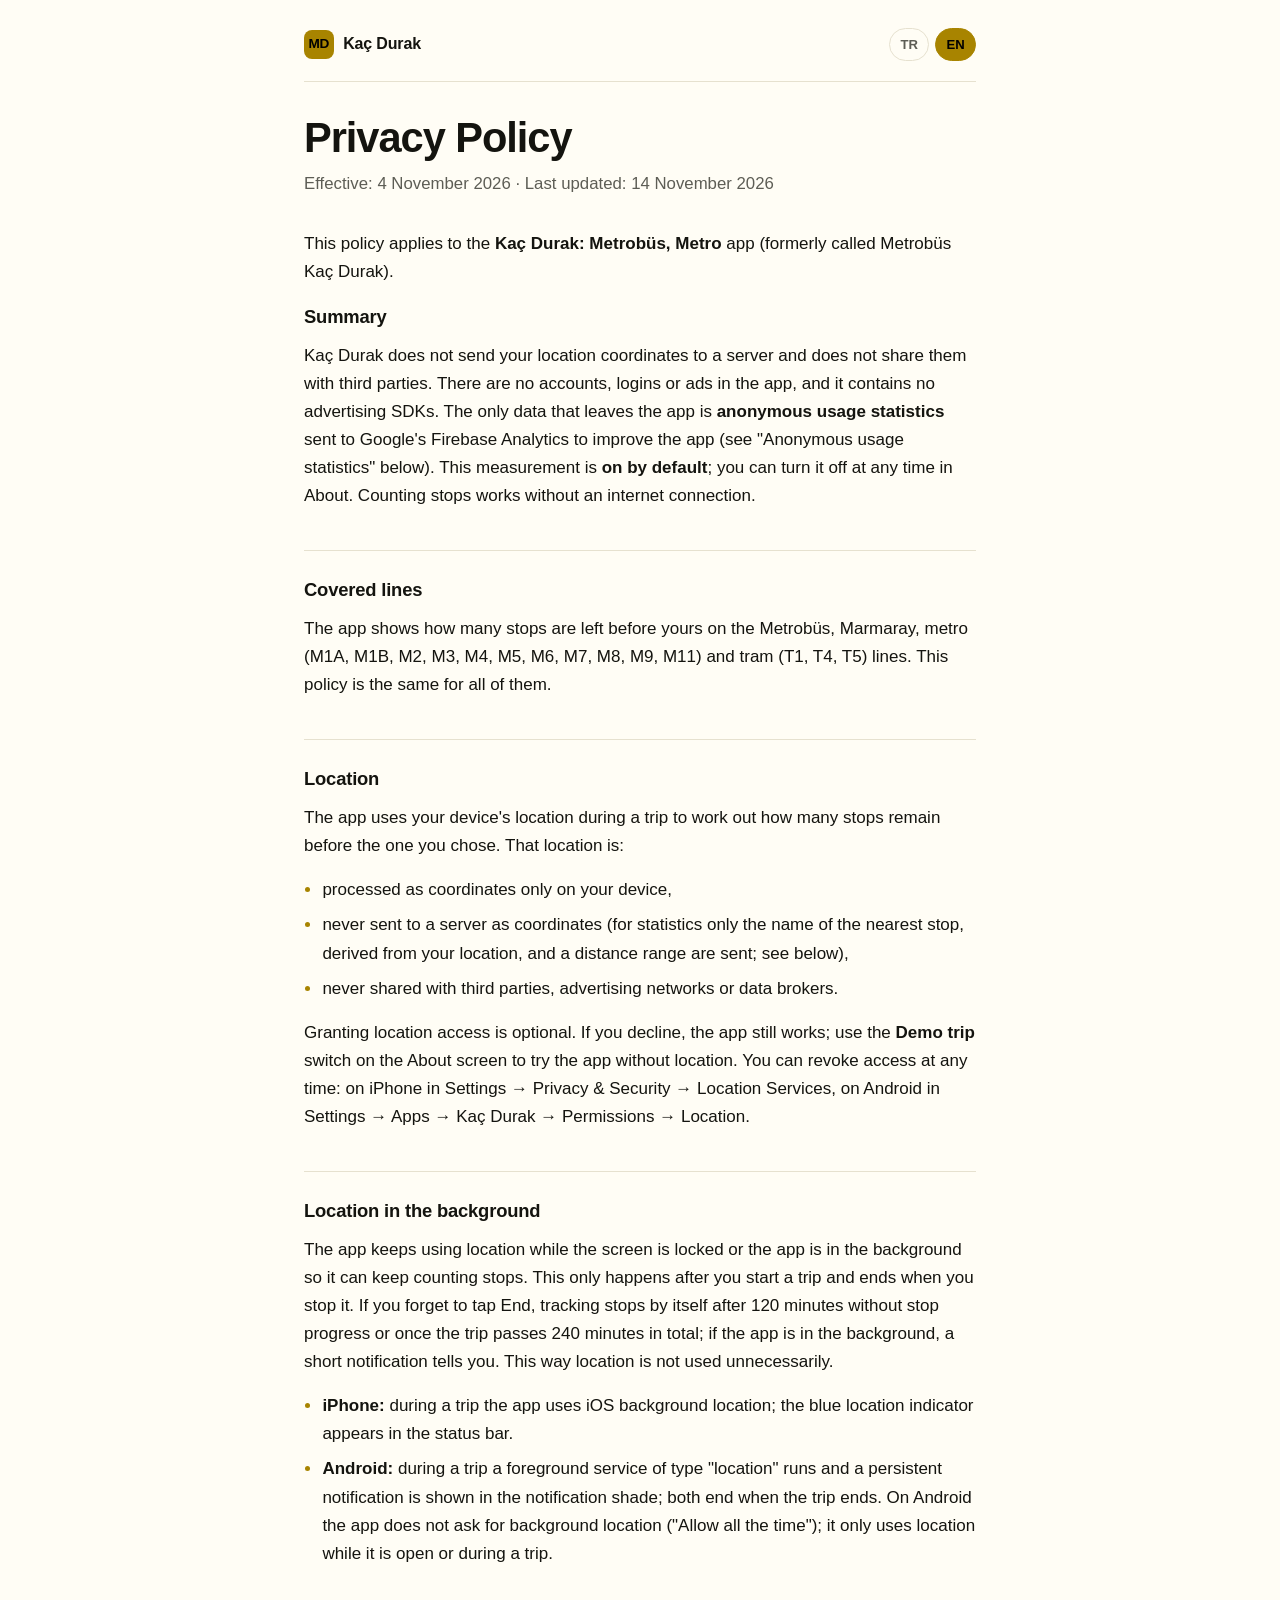
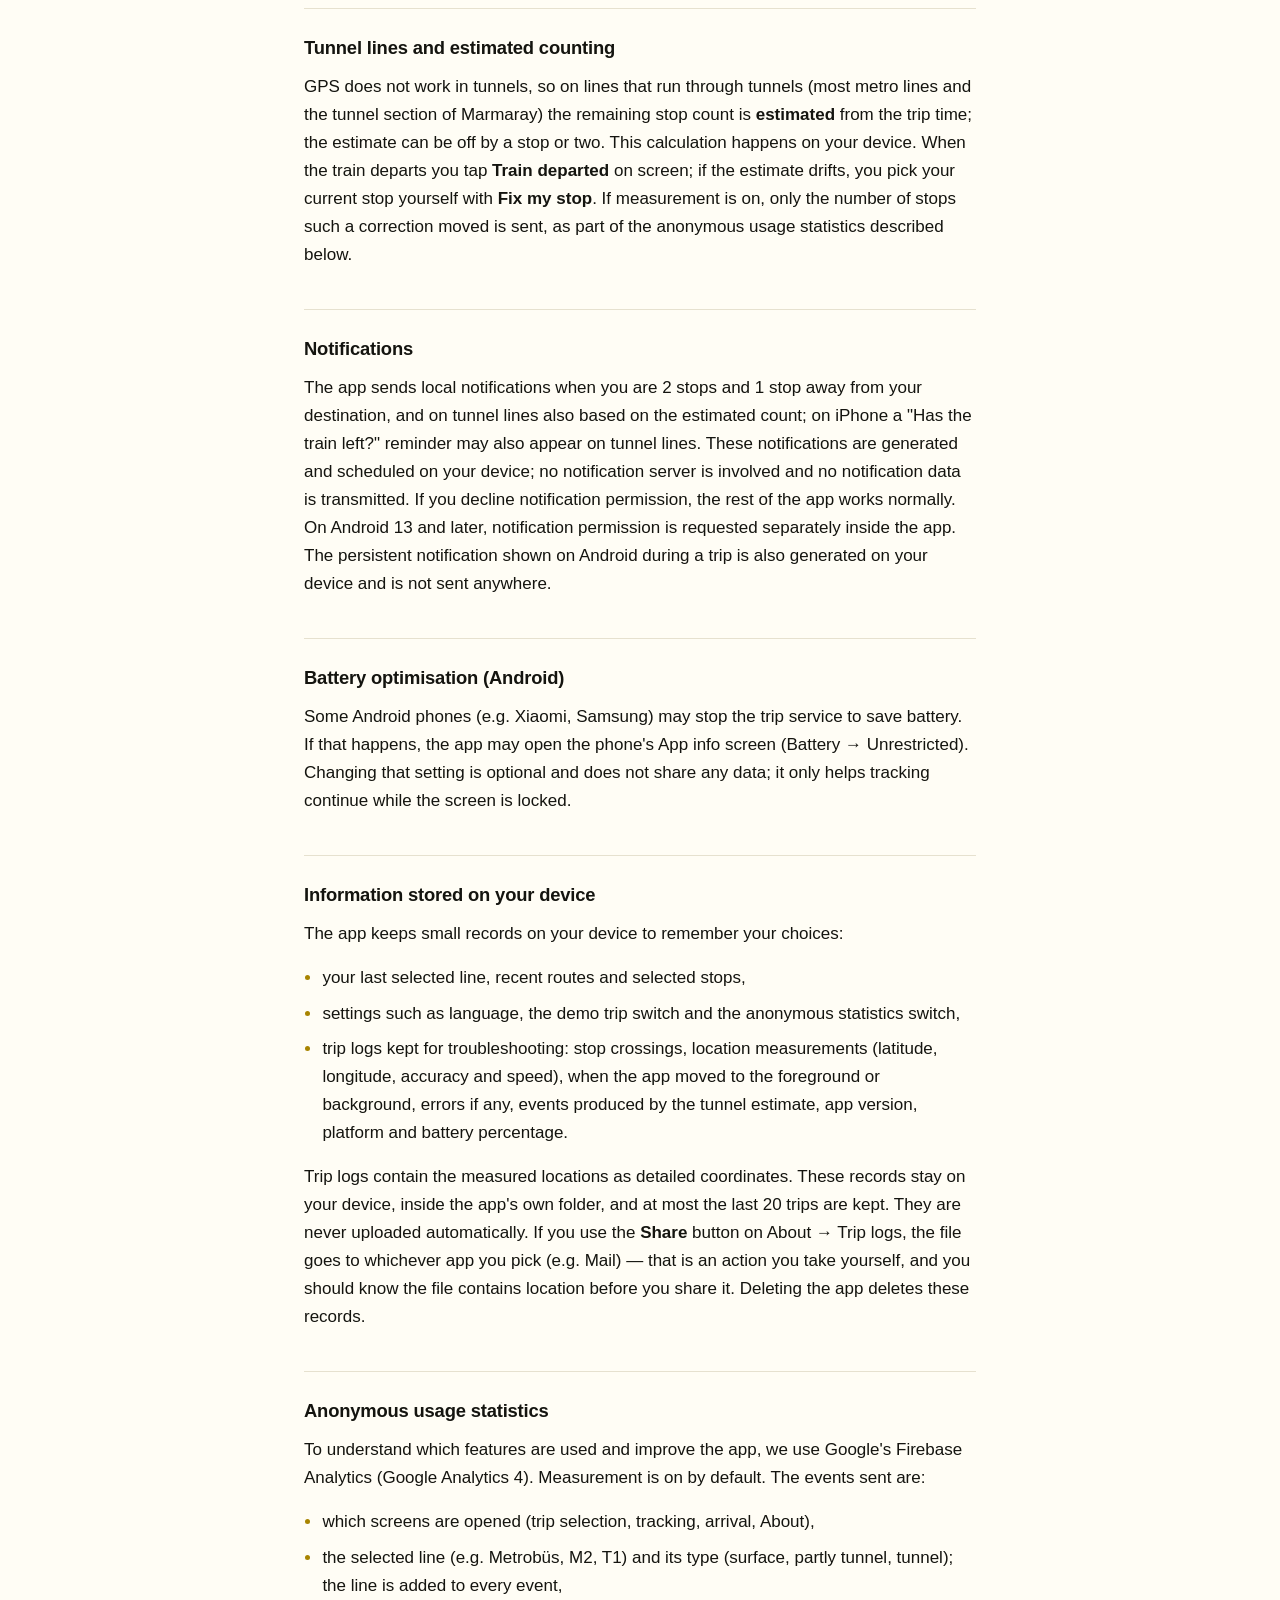
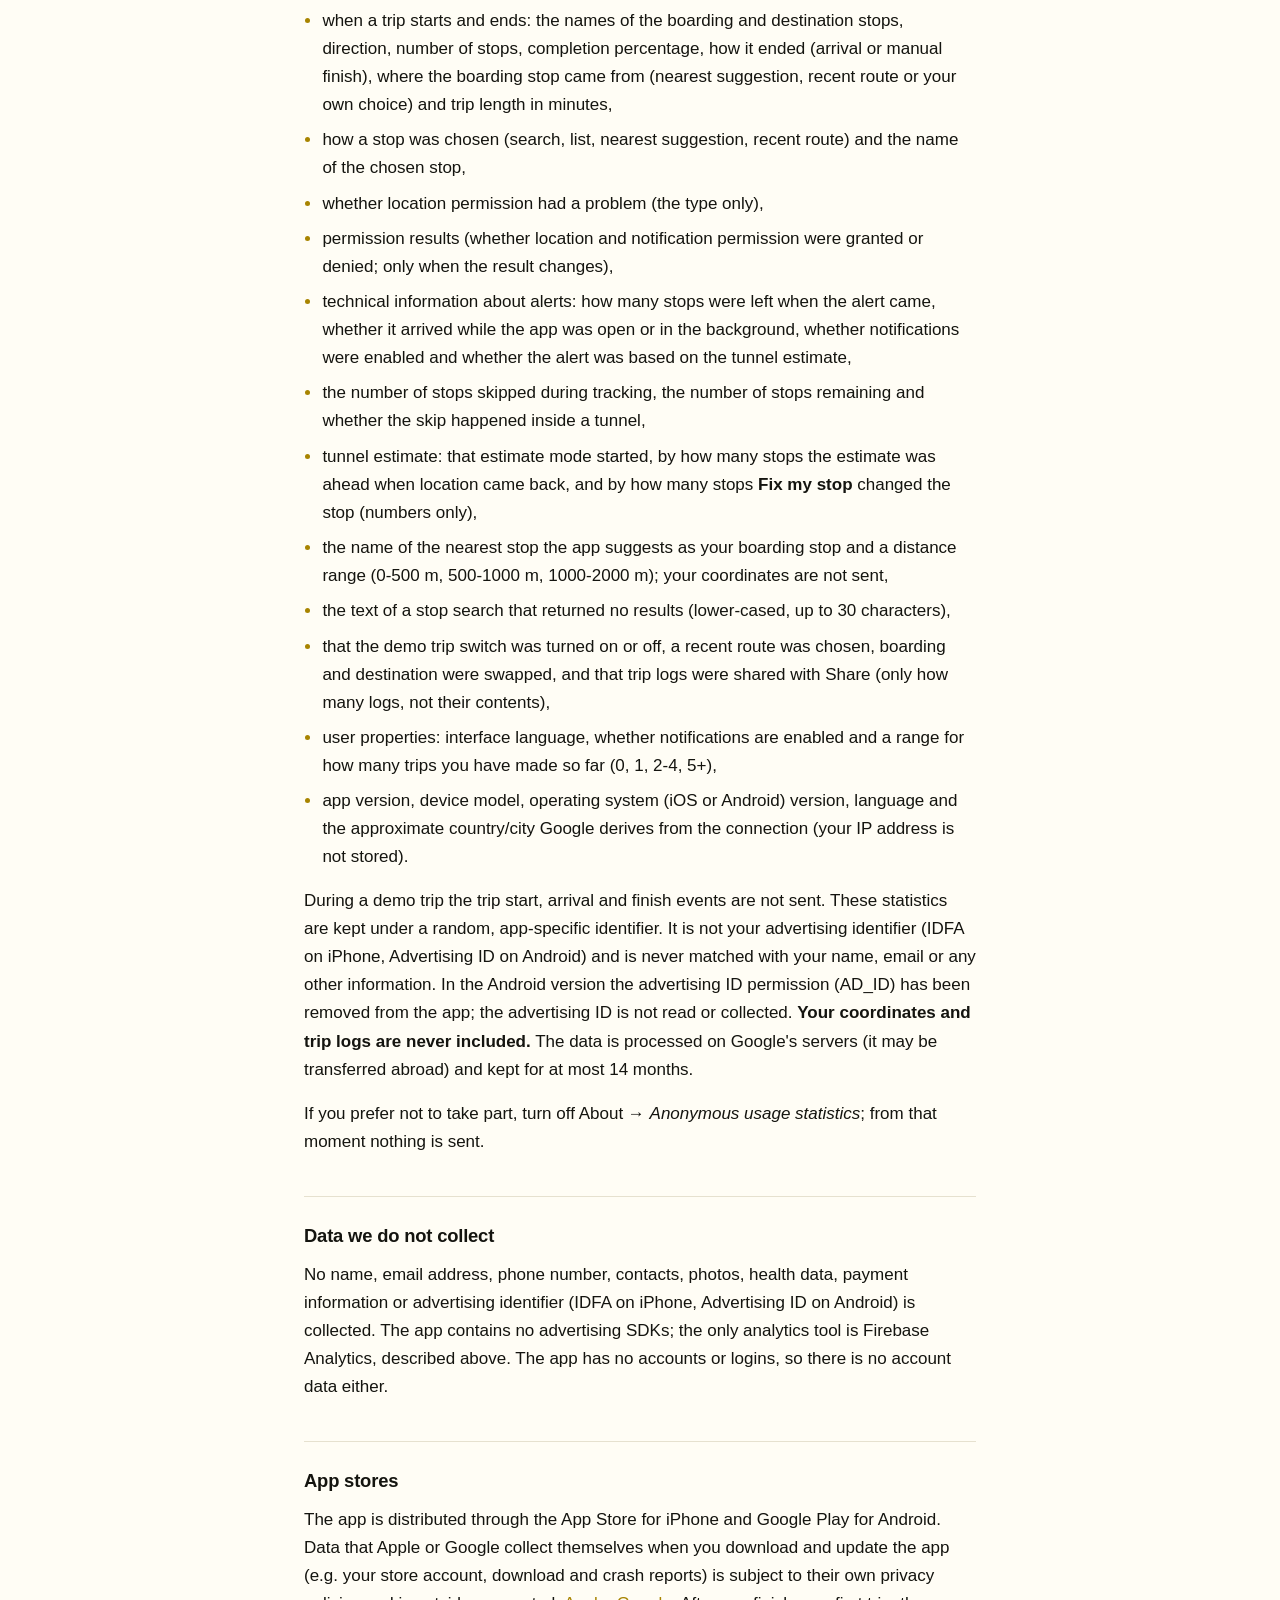
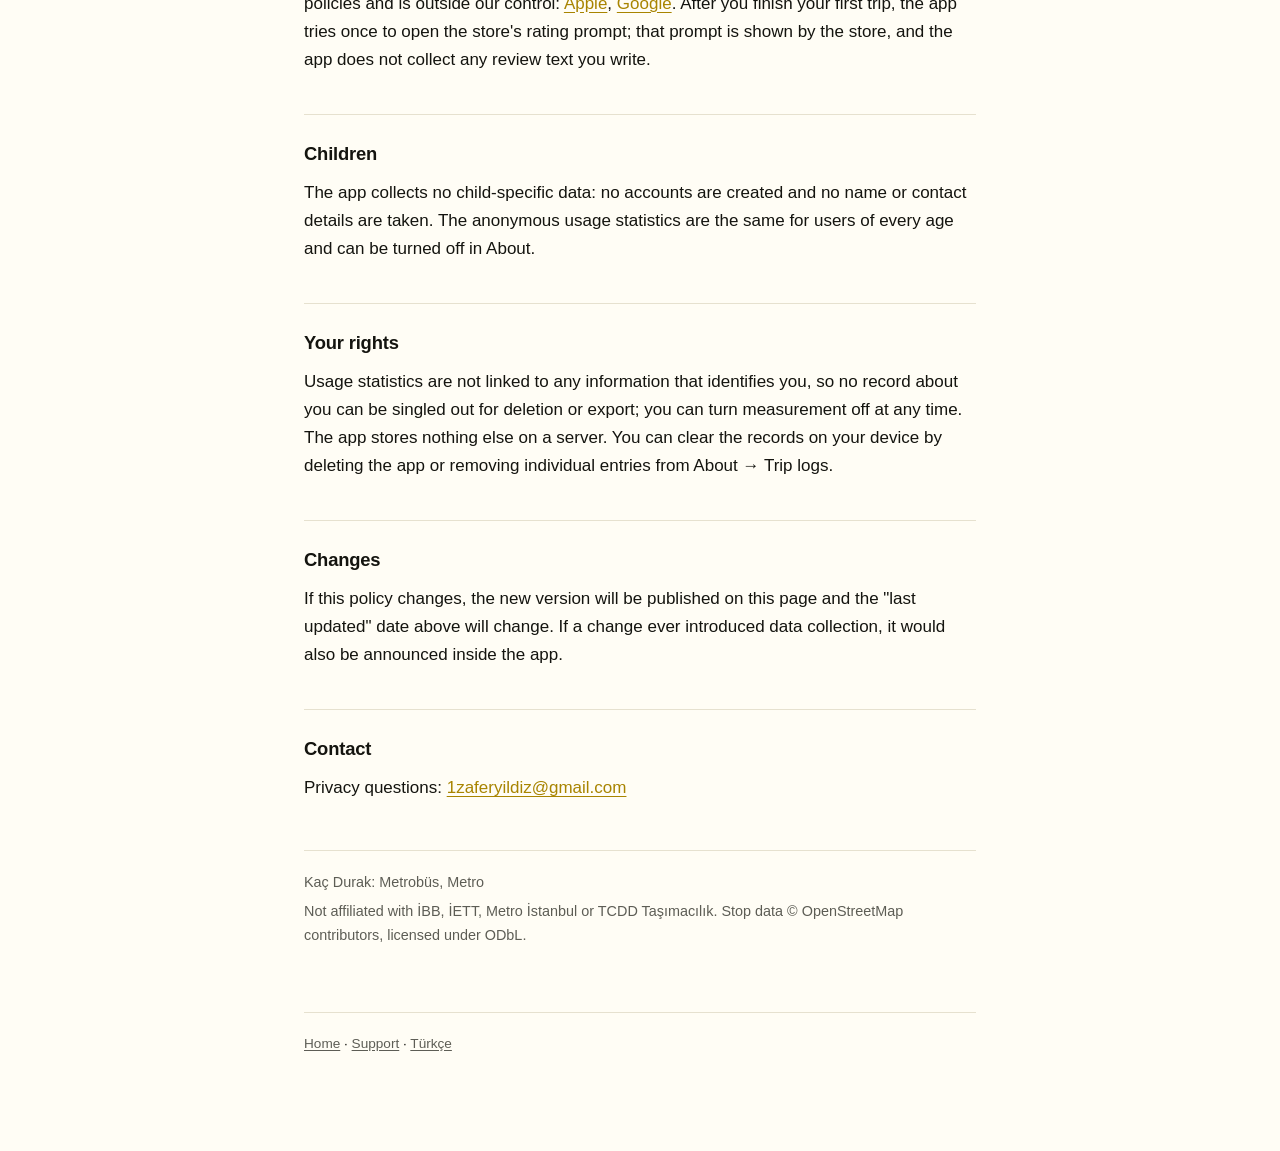
<file: privacy.html>
<!DOCTYPE html>
<html lang="en">
  <head>
    <meta charset="utf-8" />
    <meta name="viewport" content="width=device-width, initial-scale=1" />
    <title>Privacy Policy — Kaç Durak: Metrobüs, Metro</title>
    <meta
      name="description"
      content="Privacy policy for Kaç Durak: Metrobüs, Metro: coordinates are processed on device only; anonymous usage statistics (Firebase Analytics) are collected and you can turn them off."
    />
    <link rel="stylesheet" href="style.css" />
  </head>
  <body>
    <div class="wrap">
      <header class="top">
        <a class="brand" href="index-en.html">
          <span class="mark" aria-hidden="true">MD</span>
          Kaç Durak
        </a>
        <nav class="lang" aria-label="Language">
          <a href="gizlilik.html">TR</a>
          <a href="privacy.html" aria-current="true">EN</a>
        </nav>
      </header>

      <main>
        <h1>Privacy Policy</h1>
        <p class="lede">
          Effective: 4 November 2026 · Last updated: 14 November 2026
        </p>
        <p>
          This policy applies to the <strong>Kaç Durak: Metrobüs, Metro</strong>
          app (formerly called Metrobüs Kaç Durak).
        </p>

        <h2>Summary</h2>
        <p>
          Kaç Durak does not send your location coordinates to a server and
          does not share them with third parties. There are no accounts, logins
          or ads in the app, and it contains no advertising SDKs. The only data
          that leaves the app is <strong>anonymous usage statistics</strong>
          sent to Google's Firebase Analytics to improve the app (see
          "Anonymous usage statistics" below). This measurement is
          <strong>on by default</strong>; you can turn it off at any time in
          About. Counting stops works without an internet connection.
        </p>

        <h2>Covered lines</h2>
        <p>
          The app shows how many stops are left before yours on the Metrobüs,
          Marmaray, metro (M1A, M1B, M2, M3, M4, M5, M6, M7, M8, M9, M11) and
          tram (T1, T4, T5) lines. This policy is the same for all of them.
        </p>

        <h2>Location</h2>
        <p>
          The app uses your device's location during a trip to work out how many
          stops remain before the one you chose. That location is:
        </p>
        <ul>
          <li>processed as coordinates only on your device,</li>
          <li>
            never sent to a server as coordinates (for statistics only the name
            of the nearest stop, derived from your location, and a distance
            range are sent; see below),
          </li>
          <li>
            never shared with third parties, advertising networks or data
            brokers.
          </li>
        </ul>
        <p>
          Granting location access is optional. If you decline, the app still
          works; use the <strong>Demo trip</strong> switch on the About screen to
          try the app without location. You can revoke access at any time: on
          iPhone in Settings → Privacy &amp; Security → Location Services, on
          Android in Settings → Apps → Kaç Durak → Permissions → Location.
        </p>

        <h2>Location in the background</h2>
        <p>
          The app keeps using location while the screen is locked or the app is
          in the background so it can keep counting stops. This only happens
          after you start a trip and ends when you stop it. If you forget to tap
          End, tracking stops by itself after 120 minutes without stop progress
          or once the trip passes 240 minutes in total; if the app is in the
          background, a short notification tells you. This way location is not
          used unnecessarily.
        </p>
        <ul>
          <li>
            <strong>iPhone:</strong> during a trip the app uses iOS background
            location; the blue location indicator appears in the status bar.
          </li>
          <li>
            <strong>Android:</strong> during a trip a foreground service of type
            "location" runs and a persistent notification is shown in the
            notification shade; both end when the trip ends. On Android the app
            does not ask for background location ("Allow all the time"); it
            only uses location while it is open or during a trip.
          </li>
        </ul>

        <h2>Tunnel lines and estimated counting</h2>
        <p>
          GPS does not work in tunnels, so on lines that run through tunnels
          (most metro lines and the tunnel section of Marmaray) the remaining
          stop count is <strong>estimated</strong> from the trip time; the
          estimate can be off by a stop or two. This calculation happens on your
          device. When the train departs you tap <strong>Train departed</strong>
          on screen; if the estimate drifts, you pick your current stop yourself
          with <strong>Fix my stop</strong>. If measurement is on, only the number
          of stops such a correction moved is sent, as part of the anonymous
          usage statistics described below.
        </p>

        <h2>Notifications</h2>
        <p>
          The app sends local notifications when you are 2 stops and 1 stop away
          from your destination, and on tunnel lines also based on the estimated
          count; on iPhone a "Has the train left?" reminder may also appear on
          tunnel lines. These notifications are generated and scheduled on your
          device; no notification server is involved and no notification data is
          transmitted. If you decline notification permission, the rest of the
          app works normally. On Android 13 and later, notification permission
          is requested separately inside the app. The persistent notification
          shown on Android during a trip is also generated on your device and
          is not sent anywhere.
        </p>

        <h2>Battery optimisation (Android)</h2>
        <p>
          Some Android phones (e.g. Xiaomi, Samsung) may stop the trip service
          to save battery. If that happens, the app may open the phone's App
          info screen (Battery → Unrestricted). Changing that setting is optional and does not
          share any data; it only helps tracking continue while the screen is
          locked.
        </p>

        <h2>Information stored on your device</h2>
        <p>The app keeps small records on your device to remember your choices:</p>
        <ul>
          <li>your last selected line, recent routes and selected stops,</li>
          <li>
            settings such as language, the demo trip switch and the anonymous
            statistics switch,
          </li>
          <li>
            trip logs kept for troubleshooting: stop crossings, location
            measurements (latitude, longitude, accuracy and speed), when the app
            moved to the foreground or background, errors if any, events
            produced by the tunnel estimate, app version, platform and battery
            percentage.
          </li>
        </ul>
        <p>
          Trip logs contain the measured locations as detailed coordinates.
          These records stay on your device, inside the app's own folder, and at
          most the last 20 trips are kept. They are never uploaded
          automatically. If you use the <strong>Share</strong> button on About →
          Trip logs, the file goes to whichever app you pick (e.g. Mail) — that
          is an action you take yourself, and you should know the file contains
          location before you share it. Deleting the app deletes these records.
        </p>

        <h2>Anonymous usage statistics</h2>
        <p>
          To understand which features are used and improve the app, we use
          Google's Firebase Analytics (Google Analytics 4). Measurement is on by
          default. The events sent are:
        </p>
        <ul>
          <li>
            which screens are opened (trip selection, tracking, arrival, About),
          </li>
          <li>
            the selected line (e.g. Metrobüs, M2, T1) and its type (surface,
            partly tunnel, tunnel); the line is added to every event,
          </li>
          <li>
            when a trip starts and ends: the names of the boarding and
            destination stops, direction, number of stops, completion
            percentage, how it ended (arrival or manual finish), where the
            boarding stop came from (nearest suggestion, recent route or your
            own choice) and trip length in minutes,
          </li>
          <li>
            how a stop was chosen (search, list, nearest suggestion, recent
            route) and the name of the chosen stop,
          </li>
          <li>whether location permission had a problem (the type only),</li>
          <li>
            permission results (whether location and notification permission
            were granted or denied; only when the result changes),
          </li>
          <li>
            technical information about alerts: how many stops were left when
            the alert came, whether it arrived while the app was open or in the
            background, whether notifications were enabled and whether the alert
            was based on the tunnel estimate,
          </li>
          <li>
            the number of stops skipped during tracking, the number of stops
            remaining and whether the skip happened inside a tunnel,
          </li>
          <li>
            tunnel estimate: that estimate mode started, by how many stops the
            estimate was ahead when location came back, and by how many stops
            <strong>Fix my stop</strong> changed the stop (numbers only),
          </li>
          <li>
            the name of the nearest stop the app suggests as your boarding stop
            and a distance range (0-500 m, 500-1000 m, 1000-2000 m); your
            coordinates are not sent,
          </li>
          <li>
            the text of a stop search that returned no results (lower-cased, up
            to 30 characters),
          </li>
          <li>
            that the demo trip switch was turned on or off, a recent route was
            chosen, boarding and destination were swapped, and that trip logs
            were shared with Share (only how many logs, not their contents),
          </li>
          <li>
            user properties: interface language, whether notifications are
            enabled and a range for how many trips you have made so far (0, 1,
            2-4, 5+),
          </li>
          <li>
            app version, device model, operating system (iOS or Android) version,
            language and the approximate country/city Google derives from the
            connection (your IP address is not stored).
          </li>
        </ul>
        <p>
          During a demo trip the trip start, arrival and finish events are not
          sent. These statistics are kept under a random, app-specific
          identifier. It is not your advertising identifier (IDFA on iPhone,
          Advertising ID on Android) and is never matched with your name, email
          or any other information. In the Android version the advertising ID
          permission (AD_ID) has been removed from the app; the advertising ID
          is not read or collected. <strong>Your coordinates and trip logs are
          never included.</strong> The data is processed on Google's servers (it
          may be transferred abroad) and kept for at most 14 months.
        </p>
        <p>
          If you prefer not to take part, turn off About →
          <em>Anonymous usage statistics</em>; from that moment nothing is sent.
        </p>

        <h2>Data we do not collect</h2>
        <p>
          No name, email address, phone number, contacts, photos, health data,
          payment information or advertising identifier (IDFA on iPhone,
          Advertising ID on Android) is collected. The
          app contains no advertising SDKs; the only analytics tool is Firebase
          Analytics, described above. The app has no accounts or logins, so
          there is no account data either.
        </p>

        <h2>App stores</h2>
        <p>
          The app is distributed through the App Store for iPhone and Google
          Play for Android. Data that Apple or Google collect themselves when
          you download and update the app (e.g. your store account, download
          and crash reports) is subject to their own privacy policies and is
          outside our control:
          <a href="https://www.apple.com/legal/privacy/">Apple</a>,
          <a href="https://policies.google.com/privacy">Google</a>. After you
          finish your first trip, the app tries once to open the store's rating
          prompt; that prompt is shown by the store, and the app does not
          collect any review text you write.
        </p>

        <h2>Children</h2>
        <p>
          The app collects no child-specific data: no accounts are created and
          no name or contact details are taken. The anonymous usage statistics
          are the same for users of every age and can be turned off in About.
        </p>

        <h2>Your rights</h2>
        <p>
          Usage statistics are not linked to any information that identifies
          you, so no record about you can be singled out for deletion or export;
          you can turn measurement off at any time. The app stores nothing else
          on a server. You can clear the records on
          your device by deleting the app or removing individual entries from
          About → Trip logs.
        </p>

        <h2>Changes</h2>
        <p>
          If this policy changes, the new version will be published on this page
          and the "last updated" date above will change. If a change ever
          introduced data collection, it would also be announced inside the app.
        </p>

        <h2>Contact</h2>
        <p>
          Privacy questions:
          <a href="mailto:1zaferyildiz@gmail.com">1zaferyildiz@gmail.com</a>
        </p>

        <div class="meta">
          <p>Kaç Durak: Metrobüs, Metro</p>
          <p>
            Not affiliated with İBB, İETT, Metro İstanbul or TCDD Taşımacılık.
            Stop data © OpenStreetMap contributors, licensed under ODbL.
          </p>
        </div>
      </main>

      <footer>
        <p>
          <a href="index-en.html">Home</a> · <a href="support.html">Support</a> ·
          <a href="gizlilik.html">Türkçe</a>
        </p>
      </footer>
    </div>
  </body>
</html>
</file>
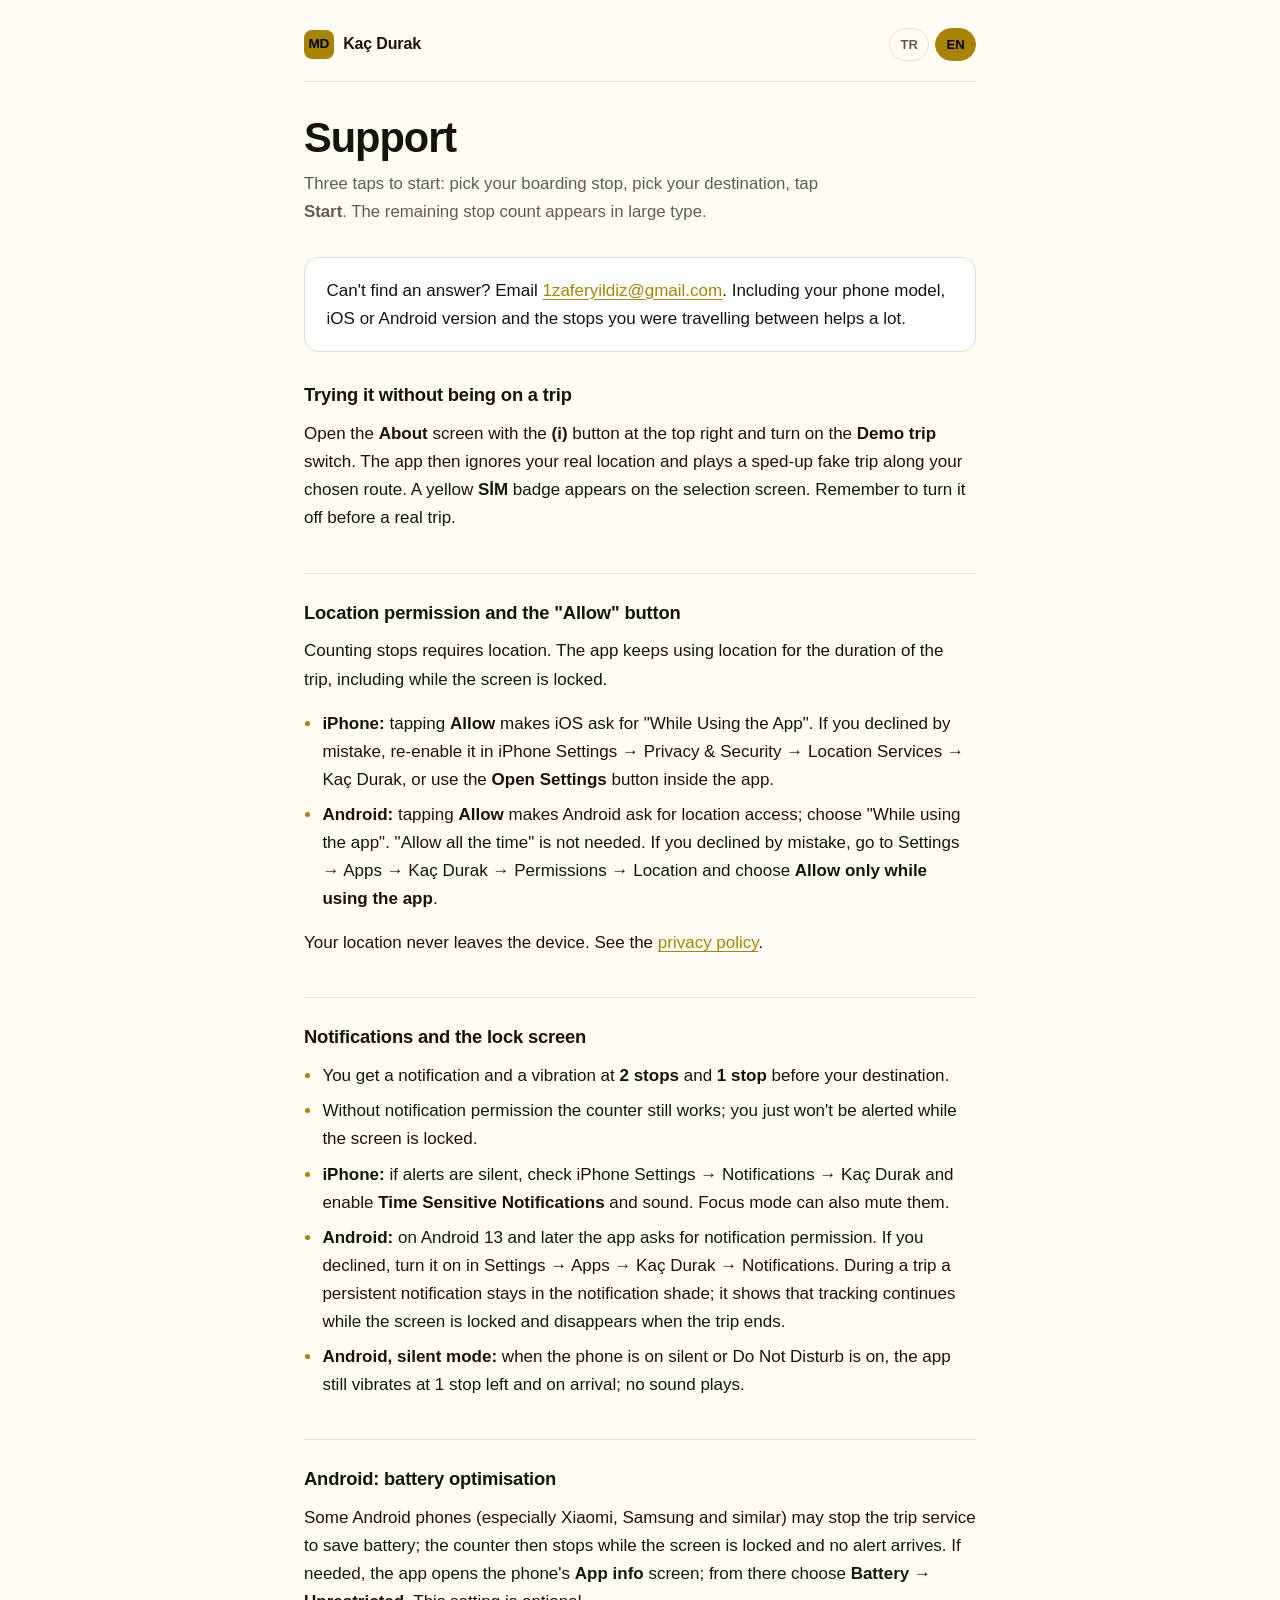
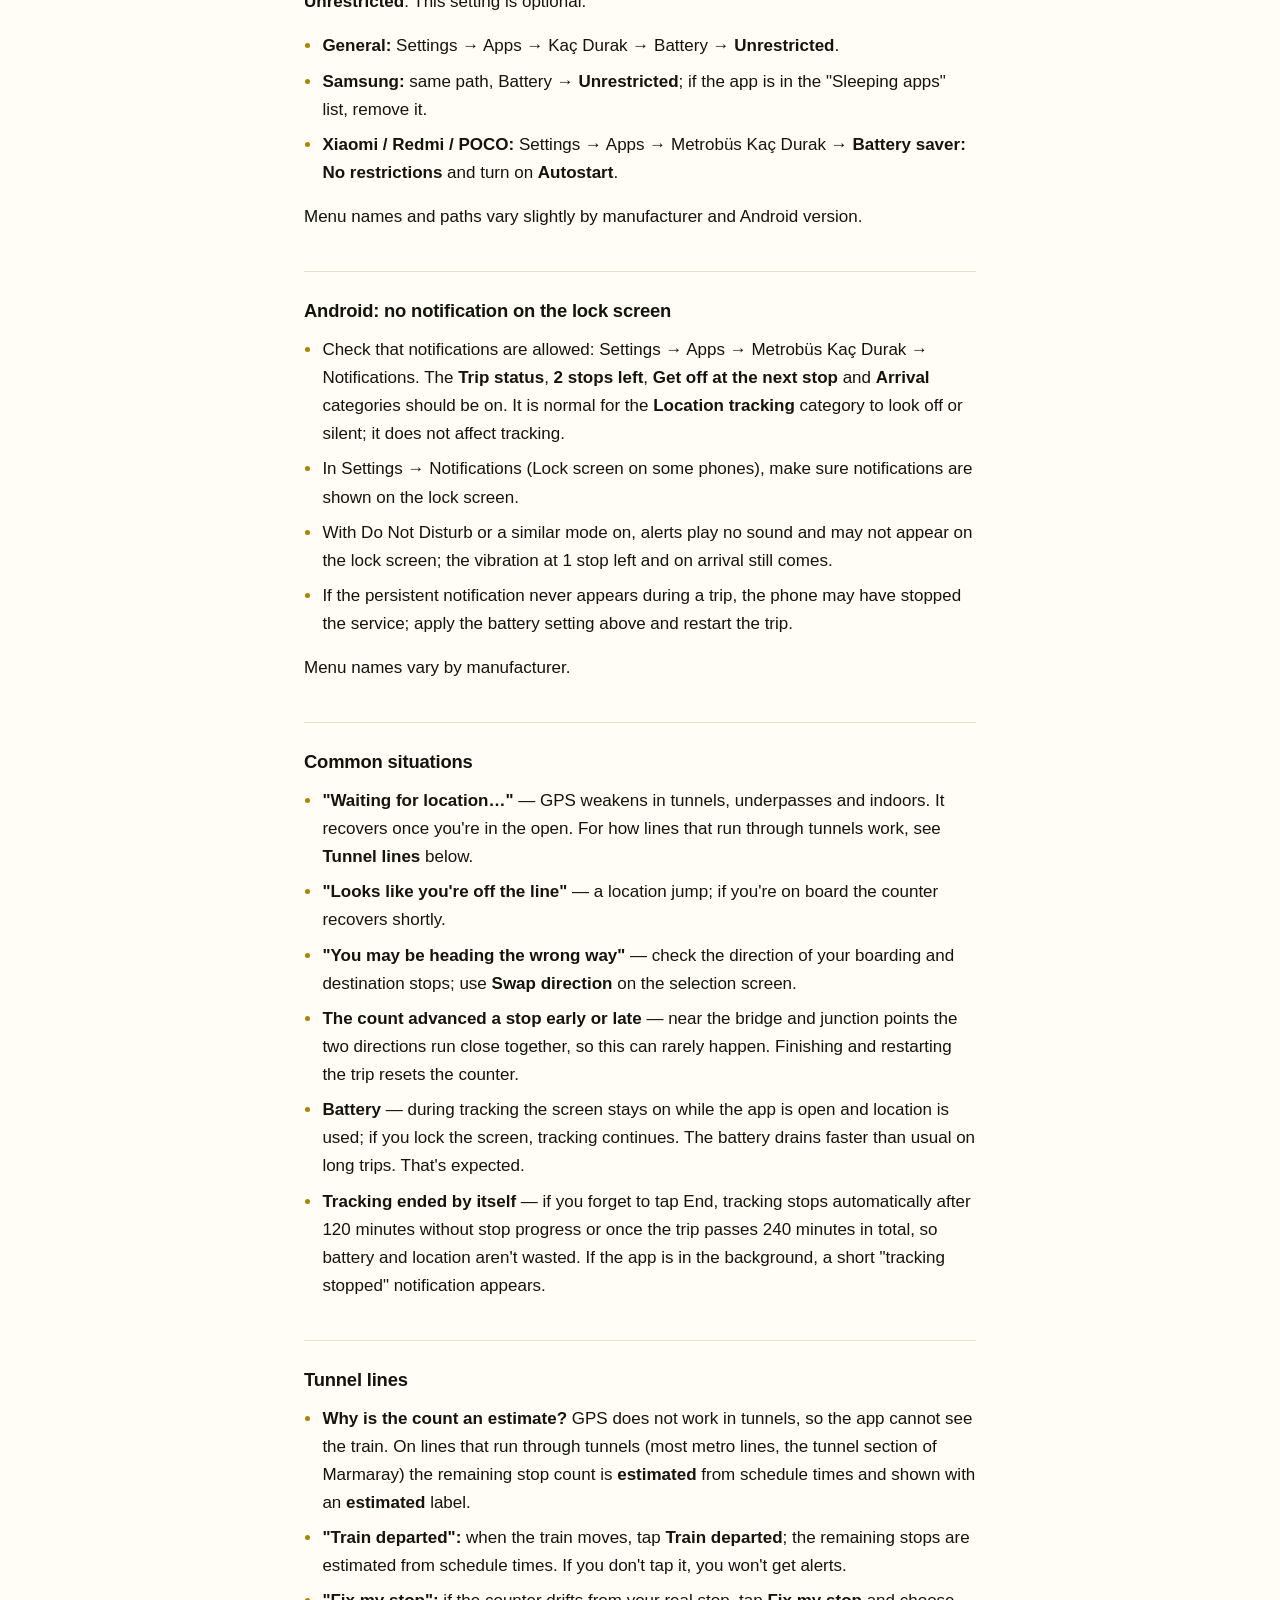
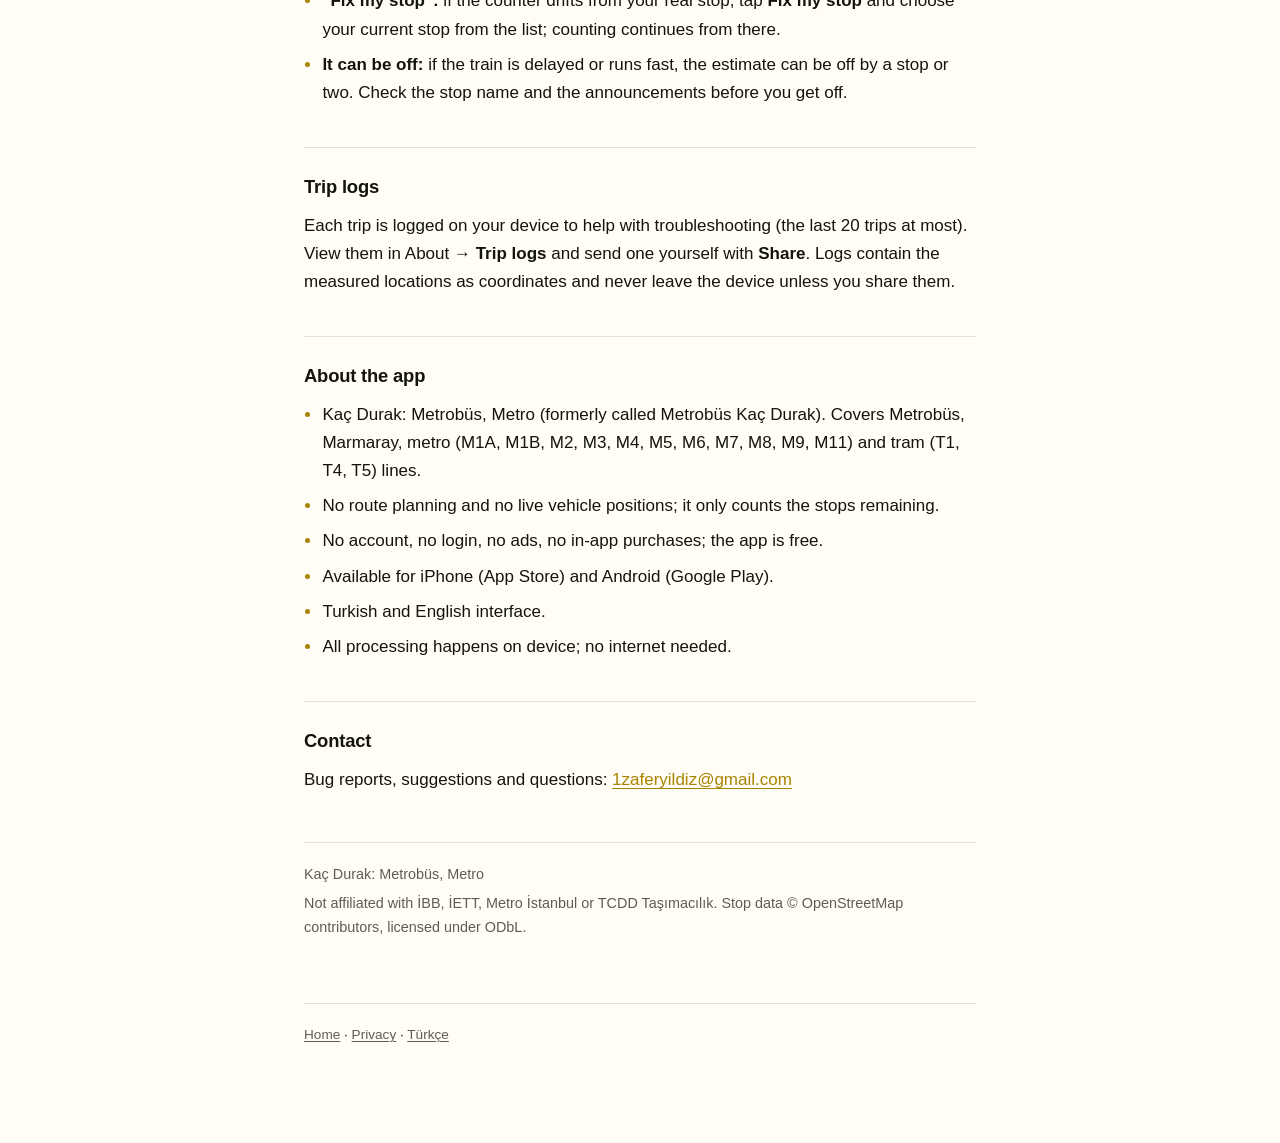
<file: support.html>
<!DOCTYPE html>
<html lang="en">
  <head>
    <meta charset="utf-8" />
    <meta name="viewport" content="width=device-width, initial-scale=1" />
    <title>Support — Kaç Durak: Metrobüs, Metro</title>
    <meta
      name="description"
      content="Support for Kaç Durak: Metrobüs, Metro (iPhone and Android): setup, location permission, notifications, tunnel lines, battery settings, troubleshooting and contact."
    />
    <link rel="stylesheet" href="style.css" />
  </head>
  <body>
    <div class="wrap">
      <header class="top">
        <a class="brand" href="index-en.html">
          <span class="mark" aria-hidden="true">MD</span>
          Kaç Durak
        </a>
        <nav class="lang" aria-label="Language">
          <a href="destek.html">TR</a>
          <a href="support.html" aria-current="true">EN</a>
        </nav>
      </header>

      <main>
        <h1>Support</h1>
        <p class="lede">
          Three taps to start: pick your boarding stop, pick your destination,
          tap <strong>Start</strong>. The remaining stop count appears in large
          type.
        </p>

        <div class="callout">
          <p>
            Can't find an answer? Email
            <a href="mailto:1zaferyildiz@gmail.com">1zaferyildiz@gmail.com</a>.
            Including your phone model, iOS or Android version and the stops you
            were travelling between helps a lot.
          </p>
        </div>

        <h2>Trying it without being on a trip</h2>
        <p>
          Open the <strong>About</strong> screen with the <strong>(i)</strong>
          button at the top right and turn on the
          <strong>Demo trip</strong> switch. The app then ignores your real
          location and plays a sped-up fake trip along your chosen route. A
          yellow <strong>SİM</strong> badge appears on the selection screen.
          Remember to turn it off before a real trip.
        </p>

        <h2>Location permission and the "Allow" button</h2>
        <p>
          Counting stops requires location. The app keeps using location for
          the duration of the trip, including while the screen is locked.
        </p>
        <ul>
          <li>
            <strong>iPhone:</strong> tapping <strong>Allow</strong> makes iOS
            ask for "While Using the App". If you declined by mistake,
            re-enable it in iPhone Settings → Privacy &amp; Security → Location
            Services → Kaç Durak, or use the
            <strong>Open Settings</strong> button inside the app.
          </li>
          <li>
            <strong>Android:</strong> tapping <strong>Allow</strong> makes
            Android ask for location access; choose "While using the app".
            "Allow all the time" is not needed. If you declined by mistake, go
            to Settings → Apps → Kaç Durak → Permissions → Location
            and choose <strong>Allow only while using the app</strong>.
          </li>
        </ul>
        <p>
          Your location never leaves the device. See the
          <a href="privacy.html">privacy policy</a>.
        </p>

        <h2>Notifications and the lock screen</h2>
        <ul>
          <li>
            You get a notification and a vibration at <strong>2 stops</strong>
            and <strong>1 stop</strong> before your destination.
          </li>
          <li>
            Without notification permission the counter still works; you just
            won't be alerted while the screen is locked.
          </li>
          <li>
            <strong>iPhone:</strong> if alerts are silent, check iPhone
            Settings → Notifications → Kaç Durak and enable
            <strong>Time Sensitive Notifications</strong> and sound. Focus mode
            can also mute them.
          </li>
          <li>
            <strong>Android:</strong> on Android 13 and later the app asks for
            notification permission. If you declined, turn it on in Settings →
            Apps → Kaç Durak → Notifications. During a trip a
            persistent notification stays in the notification shade; it shows
            that tracking continues while the screen is locked and disappears
            when the trip ends.
          </li>
          <li>
            <strong>Android, silent mode:</strong> when the phone is on silent
            or Do Not Disturb is on, the app still vibrates at 1 stop left and
            on arrival; no sound plays.
          </li>
        </ul>

        <h2>Android: battery optimisation</h2>
        <p>
          Some Android phones (especially Xiaomi, Samsung and similar) may stop
          the trip service to save battery; the counter then stops while the
          screen is locked and no alert arrives. If needed, the app opens the
          phone's <strong>App info</strong> screen; from there choose
          <strong>Battery → Unrestricted</strong>. This setting is optional.
        </p>
        <ul>
          <li>
            <strong>General:</strong> Settings → Apps → Kaç Durak →
            Battery → <strong>Unrestricted</strong>.
          </li>
          <li>
            <strong>Samsung:</strong> same path, Battery →
            <strong>Unrestricted</strong>; if the app is in the "Sleeping apps"
            list, remove it.
          </li>
          <li>
            <strong>Xiaomi / Redmi / POCO:</strong> Settings → Apps → Metrobüs
            Kaç Durak → <strong>Battery saver: No restrictions</strong> and turn
            on <strong>Autostart</strong>.
          </li>
        </ul>
        <p>
          Menu names and paths vary slightly by manufacturer and Android
          version.
        </p>

        <h2>Android: no notification on the lock screen</h2>
        <ul>
          <li>
            Check that notifications are allowed: Settings → Apps → Metrobüs
            Kaç Durak → Notifications. The <strong>Trip status</strong>,
            <strong>2 stops left</strong>, <strong>Get off at the next
            stop</strong> and <strong>Arrival</strong> categories should be on.
            It is normal for the <strong>Location tracking</strong> category to
            look off or silent; it does not affect tracking.
          </li>
          <li>
            In Settings → Notifications (Lock screen on some phones), make sure
            notifications are shown on the lock screen.
          </li>
          <li>
            With Do Not Disturb or a similar mode on, alerts play no sound and
            may not appear on the lock screen; the vibration at 1 stop left and
            on arrival still comes.
          </li>
          <li>
            If the persistent notification never appears during a trip, the
            phone may have stopped the service; apply the battery setting above
            and restart the trip.
          </li>
        </ul>
        <p>
          Menu names vary by manufacturer.
        </p>

        <h2>Common situations</h2>
        <ul>
          <li>
            <strong>"Waiting for location…"</strong> — GPS weakens in tunnels,
            underpasses and indoors. It recovers once you're in the open. For how
            lines that run through tunnels work, see <strong>Tunnel lines</strong>
            below.
          </li>
          <li>
            <strong>"Looks like you're off the line"</strong> — a location jump;
            if you're on board the counter recovers shortly.
          </li>
          <li>
            <strong>"You may be heading the wrong way"</strong> — check the
            direction of your boarding and destination stops; use
            <strong>Swap direction</strong> on the selection screen.
          </li>
          <li>
            <strong>The count advanced a stop early or late</strong> — near the
            bridge and junction points the two directions run close together, so
            this can rarely happen. Finishing and restarting the trip resets the
            counter.
          </li>
          <li>
            <strong>Battery</strong> — during tracking the screen stays on while
            the app is open and location is used; if you lock the screen,
            tracking continues. The battery drains faster than usual on long
            trips. That's expected.
          </li>
          <li>
            <strong>Tracking ended by itself</strong> — if you forget to tap End, tracking stops
            automatically after 120 minutes without stop progress or once the
            trip passes 240 minutes in total, so battery and location aren't
            wasted. If the app is in the background, a short "tracking stopped"
            notification appears.
          </li>
        </ul>

        <h2>Tunnel lines</h2>
        <ul>
          <li>
            <strong>Why is the count an estimate?</strong> GPS does not work in
            tunnels, so the app cannot see the train. On lines that run through
            tunnels (most metro lines, the tunnel section of Marmaray) the
            remaining stop count is <strong>estimated</strong> from schedule
            times and shown with an <strong>estimated</strong> label.
          </li>
          <li>
            <strong>"Train departed":</strong> when the train moves, tap
            <strong>Train departed</strong>; the remaining stops are estimated
            from schedule times. If you don't tap it, you won't get alerts.
          </li>
          <li>
            <strong>"Fix my stop":</strong> if the counter drifts from your real
            stop, tap <strong>Fix my stop</strong> and choose your current stop
            from the list; counting continues from there.
          </li>
          <li>
            <strong>It can be off:</strong> if the train is delayed or runs
            fast, the estimate can be off by a stop or two. Check the stop name
            and the announcements before you get off.
          </li>
        </ul>

        <h2>Trip logs</h2>
        <p>
          Each trip is logged on your device to help with troubleshooting (the
          last 20 trips at most). View them in About →
          <strong>Trip logs</strong> and send one yourself with
          <strong>Share</strong>. Logs contain the measured locations as
          coordinates and never leave the device unless you share them.
        </p>

        <h2>About the app</h2>
        <ul>
          <li>
            Kaç Durak: Metrobüs, Metro (formerly called Metrobüs Kaç Durak).
            Covers Metrobüs, Marmaray, metro (M1A, M1B, M2, M3, M4, M5, M6, M7,
            M8, M9, M11) and tram (T1, T4, T5) lines.
          </li>
          <li>
            No route planning and no live vehicle positions; it only counts the
            stops remaining.
          </li>
          <li>No account, no login, no ads, no in-app purchases; the app is free.</li>
          <li>Available for iPhone (App Store) and Android (Google Play).</li>
          <li>Turkish and English interface.</li>
          <li>All processing happens on device; no internet needed.</li>
        </ul>

        <h2>Contact</h2>
        <p>
          Bug reports, suggestions and questions:
          <a href="mailto:1zaferyildiz@gmail.com">1zaferyildiz@gmail.com</a>
        </p>

        <div class="meta">
          <p>Kaç Durak: Metrobüs, Metro</p>
          <p>
            Not affiliated with İBB, İETT, Metro İstanbul or TCDD Taşımacılık.
            Stop data © OpenStreetMap contributors, licensed under ODbL.
          </p>
        </div>
      </main>

      <footer>
        <p>
          <a href="index-en.html">Home</a> · <a href="privacy.html">Privacy</a> ·
          <a href="destek.html">Türkçe</a>
        </p>
      </footer>
    </div>
  </body>
</html>
</file>
<file: style.css>
:root {
  --bg: #000000;
  --surface: #121212;
  --surface-2: #1a1a1a;
  --fg: #ffffff;
  --muted: #bdbdbd;
  --accent: #ffd600;
  --rule: #2a2a2a;
  --radius: 14px;
  --measure: 42rem;
}

@media (prefers-color-scheme: light) {
  :root {
    --bg: #fffdf5;
    --surface: #ffffff;
    --surface-2: #f6f3e6;
    --fg: #14140f;
    --muted: #5d5d55;
    --accent: #a88400;
    --rule: #e6e1cf;
  }
}

* {
  box-sizing: border-box;
}

html {
  -webkit-text-size-adjust: 100%;
}

body {
  margin: 0;
  padding: 0 1.25rem 5rem;
  background: var(--bg);
  color: var(--fg);
  font-family: -apple-system, BlinkMacSystemFont, "SF Pro Text", "Segoe UI",
    Roboto, "Helvetica Neue", Arial, sans-serif;
  font-size: 17px;
  line-height: 1.65;
  -webkit-font-smoothing: antialiased;
}

.wrap {
  max-width: var(--measure);
  margin: 0 auto;
}

header.top {
  display: flex;
  align-items: center;
  justify-content: space-between;
  gap: 1rem;
  padding: 1.75rem 0 1.25rem;
  border-bottom: 1px solid var(--rule);
  margin-bottom: 2rem;
}

.brand {
  display: inline-flex;
  align-items: center;
  gap: 0.6rem;
  font-weight: 700;
  letter-spacing: -0.01em;
  color: inherit;
  text-decoration: none;
  font-size: 1rem;
}

.brand .mark {
  display: inline-grid;
  place-items: center;
  width: 1.85rem;
  height: 1.85rem;
  border-radius: 8px;
  background: var(--accent);
  color: #000;
  font-size: 0.85rem;
  font-weight: 800;
}

nav.lang {
  display: flex;
  gap: 0.35rem;
  flex-shrink: 0;
}

nav.lang a {
  padding: 0.3rem 0.65rem;
  border-radius: 999px;
  border: 1px solid var(--rule);
  color: var(--muted);
  text-decoration: none;
  font-size: 0.82rem;
  font-weight: 600;
}

nav.lang a[aria-current="true"] {
  background: var(--accent);
  border-color: var(--accent);
  color: #000;
}

h1 {
  font-size: clamp(1.9rem, 6vw, 2.6rem);
  line-height: 1.15;
  letter-spacing: -0.025em;
  margin: 0 0 0.5rem;
}

h1 + .lede {
  color: var(--muted);
  font-size: 1.05rem;
  margin: 0 0 2rem;
  max-width: 34rem;
}

h2 {
  font-size: 1.15rem;
  letter-spacing: -0.01em;
  margin: 2.5rem 0 0.6rem;
  padding-top: 1.5rem;
  border-top: 1px solid var(--rule);
}

h2:first-of-type {
  border-top: none;
  padding-top: 0;
  margin-top: 0;
}

p,
li {
  color: var(--fg);
}

p {
  margin: 0 0 1rem;
}

ul {
  margin: 0 0 1rem;
  padding-left: 1.15rem;
}

li {
  margin-bottom: 0.45rem;
}

li::marker {
  color: var(--accent);
}

a {
  color: var(--accent);
  text-underline-offset: 0.18em;
}

strong {
  font-weight: 650;
}

.callout {
  background: var(--surface);
  border: 1px solid var(--rule);
  border-radius: var(--radius);
  padding: 1.15rem 1.35rem;
  margin: 0 0 1.75rem;
}

.callout p:last-child {
  margin-bottom: 0;
}

.meta {
  color: var(--muted);
  font-size: 0.9rem;
  border-top: 1px solid var(--rule);
  margin-top: 3rem;
  padding-top: 1.25rem;
}

.meta p {
  margin: 0 0 0.3rem;
  color: var(--muted);
}

.cards {
  display: grid;
  gap: 1rem;
  margin: 2rem 0 0;
  padding: 0;
  list-style: none;
}

@media (min-width: 40rem) {
  .cards {
    grid-template-columns: 1fr 1fr;
  }
}

.cards li {
  margin: 0;
}

.cards a {
  display: block;
  height: 100%;
  padding: 1.35rem 1.4rem;
  border-radius: var(--radius);
  background: var(--surface);
  border: 1px solid var(--rule);
  color: inherit;
  text-decoration: none;
  transition: border-color 120ms ease, transform 120ms ease;
}

.cards a:hover,
.cards a:focus-visible {
  border-color: var(--accent);
}

.cards .t {
  display: block;
  font-weight: 700;
  font-size: 1.05rem;
  margin-bottom: 0.25rem;
}

.cards .d {
  display: block;
  color: var(--muted);
  font-size: 0.92rem;
  line-height: 1.5;
}

footer {
  margin-top: 4rem;
  padding-top: 1.25rem;
  border-top: 1px solid var(--rule);
  color: var(--muted);
  font-size: 0.85rem;
}

footer a {
  color: var(--muted);
}

@media (max-width: 30rem) {
  body {
    font-size: 16px;
  }
  header.top {
    flex-wrap: wrap;
  }
}
</file>
